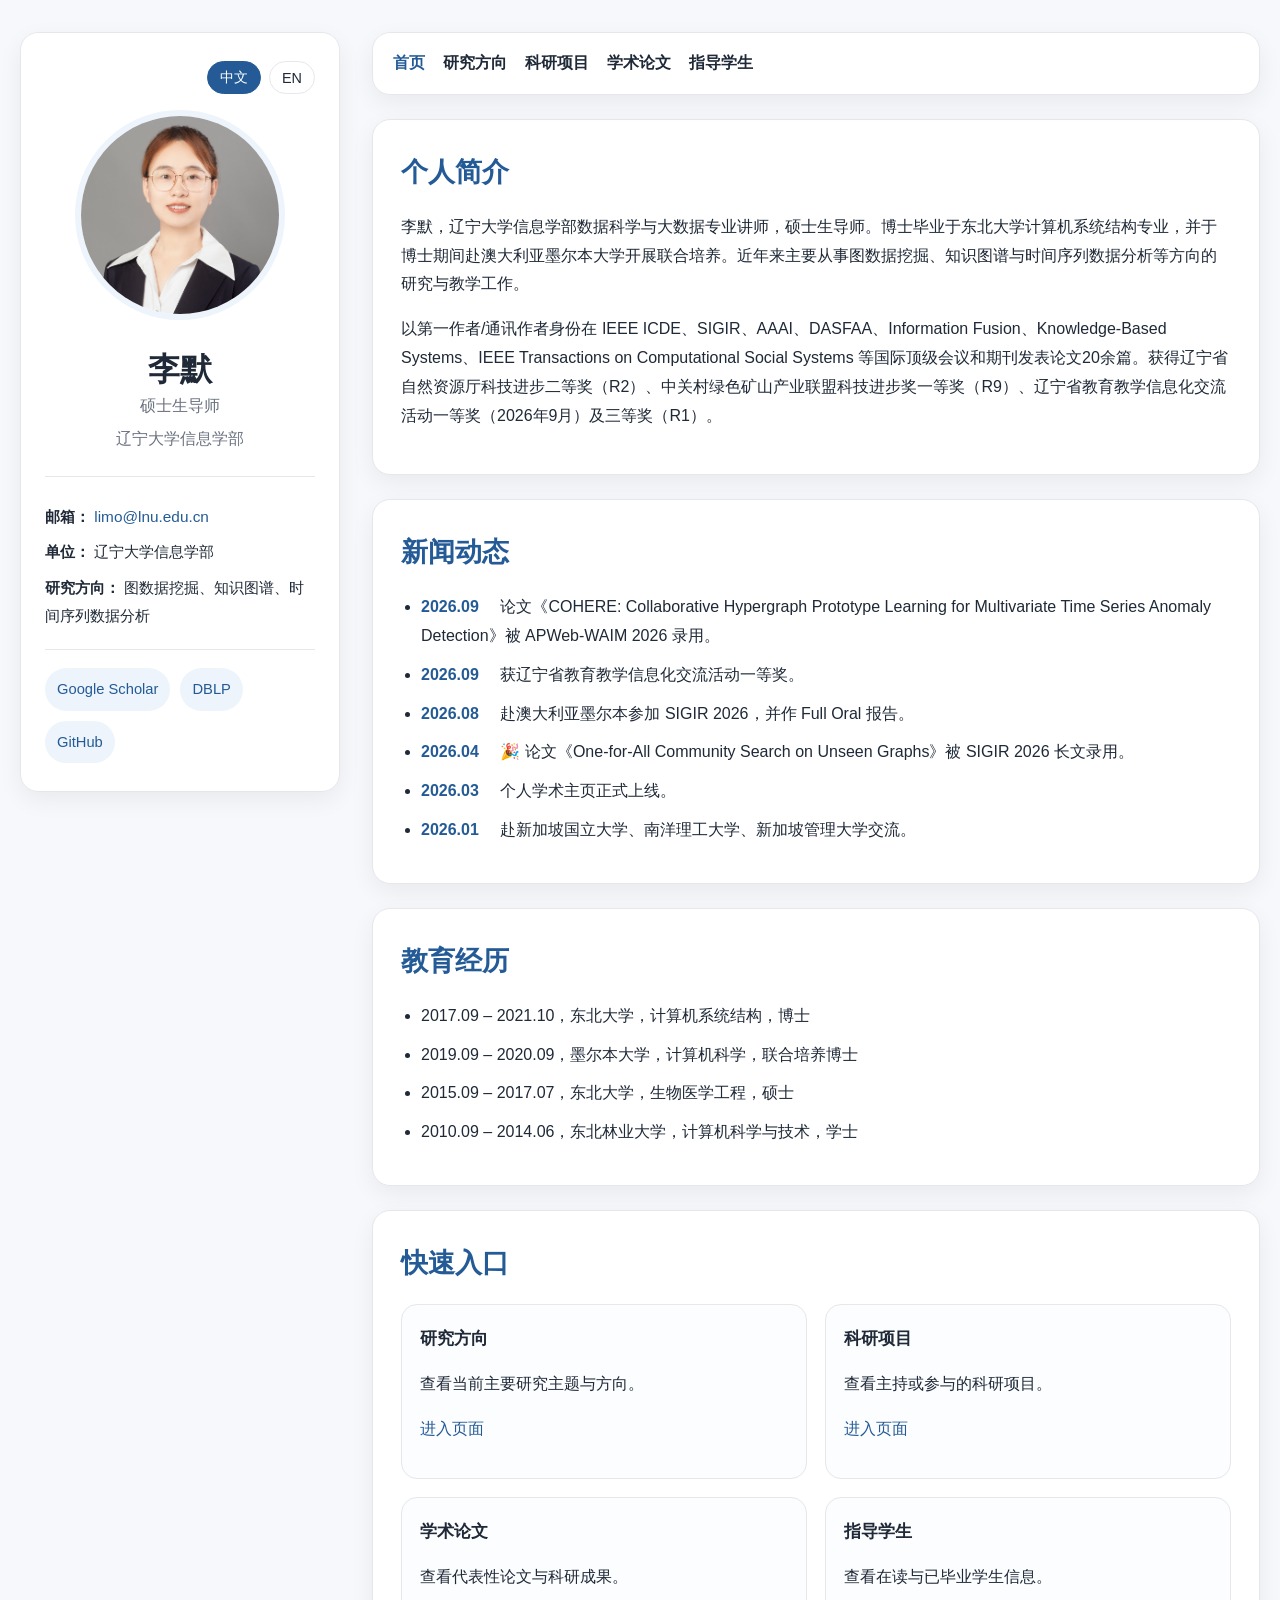
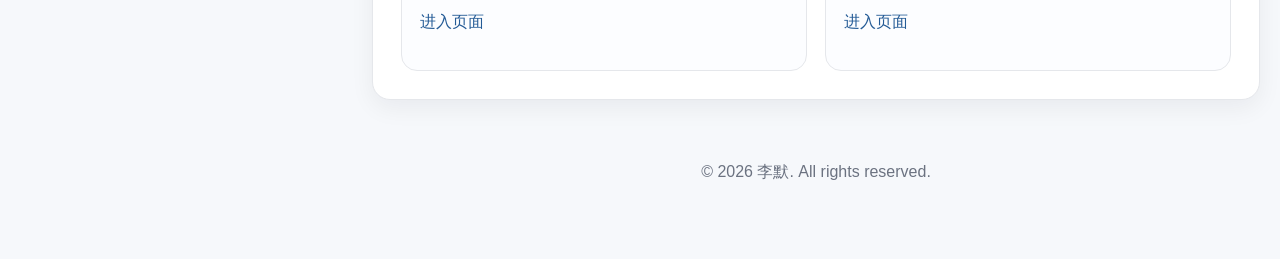
<file: index.html>
<!DOCTYPE html>
<html lang="zh-CN">
<head>
  <meta charset="UTF-8" />
  <meta name="viewport" content="width=device-width, initial-scale=1.0" />
  <title>李默 | 首页</title>
  <meta name="description" content="李默个人学术主页" />
  <link rel="stylesheet" href="style.css" />
</head>
<body>
  <div class="page">
    <aside class="sidebar">
      <div class="profile-card">
        <div class="lang-switch">
          <button id="btn-zh" class="lang-btn active">中文</button>
          <button id="btn-en" class="lang-btn">EN</button>
        </div>

        <div class="avatar-wrap">
          <img
            src="photo.jpg"
            alt="Mo Li"
            class="avatar"
            onerror="this.src='https://via.placeholder.com/220x220.png?text=Photo';"
          />
        </div>

        <h1 class="name" data-zh="李默" data-en="Mo Li">李默</h1>
        <p class="title" data-zh="硕士生导师" data-en="Lecturer">硕士生导师</p>
        <p
          class="affiliation"
          data-zh="辽宁大学信息学部"
          data-en="School of Information, Liaoning University"
        >
          辽宁大学信息学部
        </p>

        <div class="info-list">
          <p>
            <strong data-zh="邮箱：" data-en="Email:">邮箱：</strong>
            <a href="mailto:limo@lnu.edu.cn">limo@lnu.edu.cn</a>
          </p>
          <p>
            <strong data-zh="单位：" data-en="Affiliation:">单位：</strong>
            <span
              data-zh="辽宁大学信息学部"
              data-en="School of Information, Liaoning University"
            >
              辽宁大学信息学部
            </span>
          </p>
          <p>
            <strong data-zh="研究方向：" data-en="Research Areas:">研究方向：</strong>
            <span
              data-zh="图数据挖掘、知识图谱、时间序列数据分析"
              data-en="Graph Data Mining, Knowledge Graphs, and Time Series Data Analytics"
            >
              图数据挖掘、知识图谱、时间序列数据分析
            </span>
          </p>
        </div>

        <div class="social-links">
          <a
            href="https://scholar.google.com.hk/citations?user=UEooAxEAAAAJ&hl=zh-CN"
            target="_blank"
            rel="noopener noreferrer"
          >
            Google Scholar
          </a>
          <a
            href="https://dblp.org/pid/87/4982-4.html"
            target="_blank"
            rel="noopener noreferrer"
          >
            DBLP
          </a>
          <a
            href="https://github.com/moli-lnu"
            target="_blank"
            rel="noopener noreferrer"
          >
            GitHub
          </a>
        </div>
      </div>
    </aside>

    <main class="main-content">
      <header class="topbar">
        <nav class="nav">
          <a href="index.html" class="active" data-zh="首页" data-en="Home">首页</a>
          <a href="research.html" data-zh="研究方向" data-en="Research">研究方向</a>
          <a href="projects.html" data-zh="科研项目" data-en="Projects">科研项目</a>
          <a href="publications.html" data-zh="学术论文" data-en="Publications">学术论文</a>
          <a href="students.html" data-zh="指导学生" data-en="Students">指导学生</a>
        </nav>
      </header>

      <section class="section">
        <h2 data-zh="个人简介" data-en="Biography">个人简介</h2>

        <p
          data-zh="李默，辽宁大学信息学部数据科学与大数据专业讲师，硕士生导师。博士毕业于东北大学计算机系统结构专业，并于博士期间赴澳大利亚墨尔本大学开展联合培养。近年来主要从事图数据挖掘、知识图谱与时间序列数据分析等方向的研究与教学工作。"
          data-en="Mo Li is a Lecturer in the Data Science and Big Data program at the School of Information, Liaoning University. She received her Ph.D. in Computer System Architecture from Northeastern University and conducted joint Ph.D. training at the University of Melbourne, Australia. In recent years, her research and teaching have focused on graph data mining, knowledge graphs, and time series data analytics."
        >
          李默，辽宁大学信息学部数据科学与大数据专业讲师，硕士生导师。博士毕业于东北大学计算机系统结构专业，并于博士期间赴澳大利亚墨尔本大学开展联合培养。近年来主要从事图数据挖掘、知识图谱与时间序列数据分析等方向的研究与教学工作。
        </p>

        <p
          data-zh="以第一作者/通讯作者身份在 IEEE ICDE、SIGIR、AAAI、DASFAA、Information Fusion、Knowledge-Based Systems、IEEE Transactions on Computational Social Systems 等国际顶级会议和期刊发表论文20余篇。获得辽宁省自然资源厅科技进步二等奖（R2）、中关村绿色矿山产业联盟科技进步奖一等奖（R9）、辽宁省教育教学信息化交流活动一等奖（2026年9月）及三等奖（R1）。"
          data-en="As the first author or corresponding author, she has published more than 20 papers in top-tier international conferences and journals, including IEEE ICDE, SIGIR, AAAI, DASFAA, Information Fusion, Knowledge-Based Systems, and IEEE Transactions on Computational Social Systems. She has received the Second Prize of the Science and Technology Progress Award from the Department of Natural Resources of Liaoning Province (R2), the First Prize of the Science and Technology Progress Award from the Zhongguancun Green Mine Industry Alliance (R9), and both the First Prize (September 2026) and the Third Prize (R1) in the Liaoning Province Educational Informatization Exchange Activity."
        >
          以第一作者/通讯作者身份在 IEEE ICDE、SIGIR、AAAI、DASFAA、Information Fusion、Knowledge-Based Systems、IEEE Transactions on Computational Social Systems 等国际顶级会议和期刊发表论文20余篇。获得辽宁省自然资源厅科技进步二等奖（R2）、中关村绿色矿山产业联盟科技进步奖一等奖（R9）、辽宁省教育教学信息化交流活动一等奖（2026年9月）及三等奖（R1）。
        </p>
      </section>

      <section class="section">
        <h2 data-zh="新闻动态" data-en="News">新闻动态</h2>
        <ul class="timeline">
          <li>
          <span class="date">2026.09</span>
          <span
            data-zh="论文《COHERE: Collaborative Hypergraph Prototype Learning for Multivariate Time Series Anomaly Detection》被 APWeb-WAIM 2026 录用。"
            data-en="Our paper 'COHERE: Collaborative Hypergraph Prototype Learning for Multivariate Time Series Anomaly Detection' was accepted at APWeb-WAIM 2026."
          >
            论文《COHERE: Collaborative Hypergraph Prototype Learning for Multivariate Time Series Anomaly Detection》被 APWeb-WAIM 2026 录用。
          </span>
        </li>
        <li>
          <span class="date">2026.09</span>
          <span
            data-zh="获辽宁省教育教学信息化交流活动一等奖。"
            data-en="Received First Prize in the Liaoning Province Educational Informatization Exchange Activity."
          >
            获辽宁省教育教学信息化交流活动一等奖。
          </span>
        </li>
        <li>
          <span class="date">2026.08</span>
          <span
            data-zh="赴澳大利亚墨尔本参加 SIGIR 2026，并作 Full Oral 报告。"
            data-en="Attended SIGIR 2026 in Melbourne, Australia, and presented the paper as a Full Oral."
          >
            赴澳大利亚墨尔本参加 SIGIR 2026，并作 Full Oral 报告。
          </span>
        </li>
          <li>
              <span class="date">2026.04</span>
              <span
                data-zh="🎉 论文《One-for-All Community Search on Unseen Graphs》被 SIGIR 2026 长文录用。"
                data-en="🎉 Our paper 'One-for-All Community Search on Unseen Graphs' was accepted as a full paper at SIGIR 2026."
              >
                🎉 论文《One-for-All Community Search on Unseen Graphs》被 SIGIR 2026 长文录用。
              </span>
          </li>
          <li>
            <span class="date">2026.03</span>
            <span
              data-zh="个人学术主页正式上线。"
              data-en="Personal academic homepage launched."
            >
              个人学术主页正式上线。
            </span>
          </li>
          <li>
            <span class="date">2026.01</span>
            <span
              data-zh="赴新加坡国立大学、南洋理工大学、新加坡管理大学交流。"
              data-en="Study Abroad Program at the National University of Singapore, Nanyang Technological University, and Singapore Management University."
            >
              赴新加坡国立大学、南洋理工大学、新加坡管理大学交流。
            </span>
          </li>
        </ul>
      </section>

      <section class="section">
        <h2 data-zh="教育经历" data-en="Education">教育经历</h2>
        <ul class="plain-list">
          <li
            data-zh="2017.09 – 2021.10，东北大学，计算机系统结构，博士"
            data-en="Sep. 2017 – Oct. 2021, Ph.D. in Computer System Architecture, Northeastern University"
          >
            2017.09 – 2021.10，东北大学，计算机系统结构，博士
          </li>
          <li
            data-zh="2019.09 – 2020.09，墨尔本大学，计算机科学，联合培养博士"
            data-en="Sep. 2019 – Sep. 2020, Joint Ph.D. Training in Computer Science, The University of Melbourne"
          >
            2019.09 – 2020.09，墨尔本大学，计算机科学，联合培养博士
          </li>
          <li
            data-zh="2015.09 – 2017.07，东北大学，生物医学工程，硕士"
            data-en="Sep. 2015 – Jul. 2017, M.Sc. in Biomedical Engineering, Northeastern University"
          >
            2015.09 – 2017.07，东北大学，生物医学工程，硕士
          </li>
          <li
            data-zh="2010.09 – 2014.06，东北林业大学，计算机科学与技术，学士"
            data-en="Sep. 2010 – Jun. 2014, B.Sc. in Computer Science and Technology, Northeast Forestry University"
          >
            2010.09 – 2014.06，东北林业大学，计算机科学与技术，学士
          </li>
        </ul>
      </section>

      

      <section class="section">
        <h2 data-zh="快速入口" data-en="Quick Links">快速入口</h2>
        <div class="card-grid">
          <div class="card">
            <h3 data-zh="研究方向" data-en="Research">研究方向</h3>
            <p
              data-zh="查看当前主要研究主题与方向。"
              data-en="View current major research themes and interests."
            >
              查看当前主要研究主题与方向。
            </p>
            <p><a href="research.html" data-zh="进入页面" data-en="Open page">进入页面</a></p>
          </div>

          <div class="card">
            <h3 data-zh="科研项目" data-en="Projects">科研项目</h3>
            <p
              data-zh="查看主持或参与的科研项目。"
              data-en="View funded and collaborative research projects."
            >
              查看主持或参与的科研项目。
            </p>
            <p><a href="projects.html" data-zh="进入页面" data-en="Open page">进入页面</a></p>
          </div>

          <div class="card">
            <h3 data-zh="学术论文" data-en="Publications">学术论文</h3>
            <p
              data-zh="查看代表性论文与科研成果。"
              data-en="View selected publications and research outputs."
            >
              查看代表性论文与科研成果。
            </p>
            <p><a href="publications.html" data-zh="进入页面" data-en="Open page">进入页面</a></p>
          </div>

          <div class="card">
            <h3 data-zh="指导学生" data-en="Students">指导学生</h3>
            <p
              data-zh="查看在读与已毕业学生信息。"
              data-en="View current students and alumni."
            >
              查看在读与已毕业学生信息。
            </p>
            <p><a href="students.html" data-zh="进入页面" data-en="Open page">进入页面</a></p>
          </div>
        </div>
      </section>

      <footer class="footer">
        <p
          data-zh="© 2026 李默. All rights reserved."
          data-en="© 2026 Mo Li. All rights reserved."
        >
          © 2026 李默. All rights reserved.
        </p>
      </footer>
    </main>
  </div>

  <script src="script.js"></script>
</body>
</html>
</file>
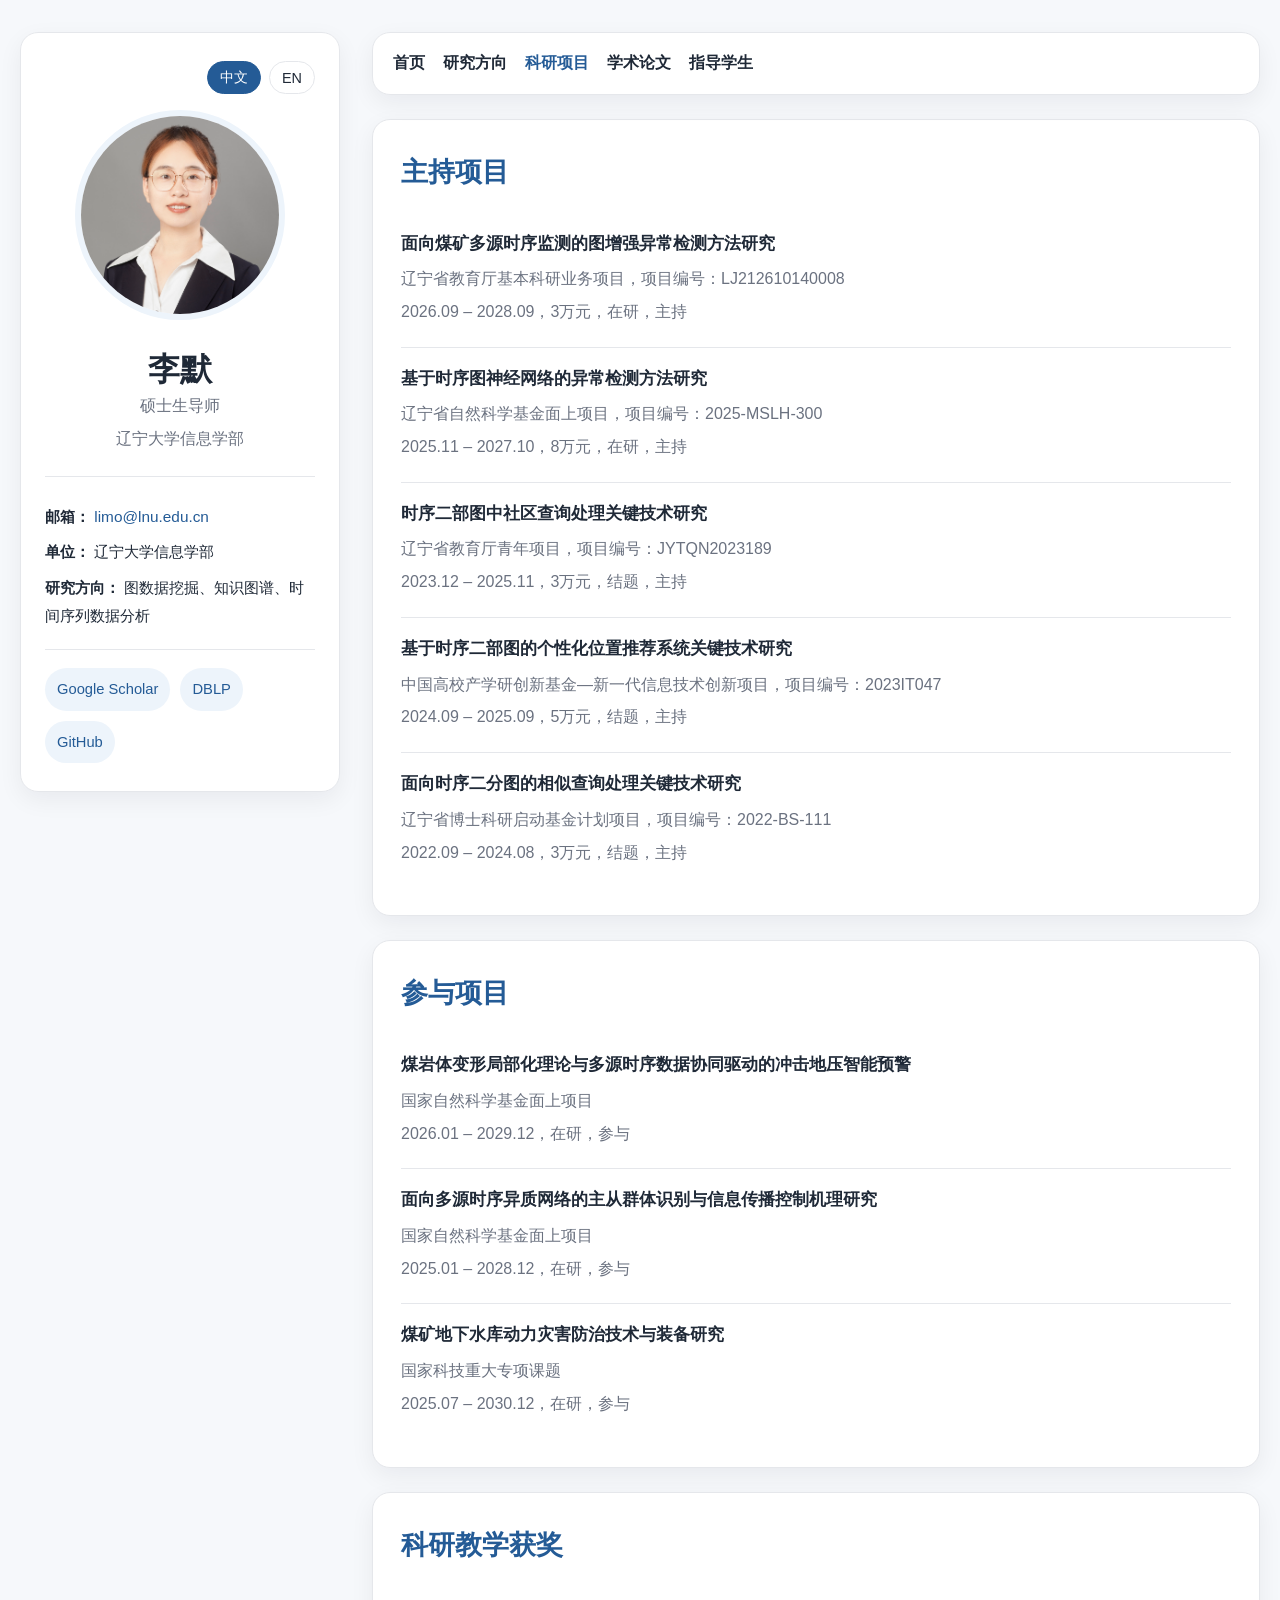
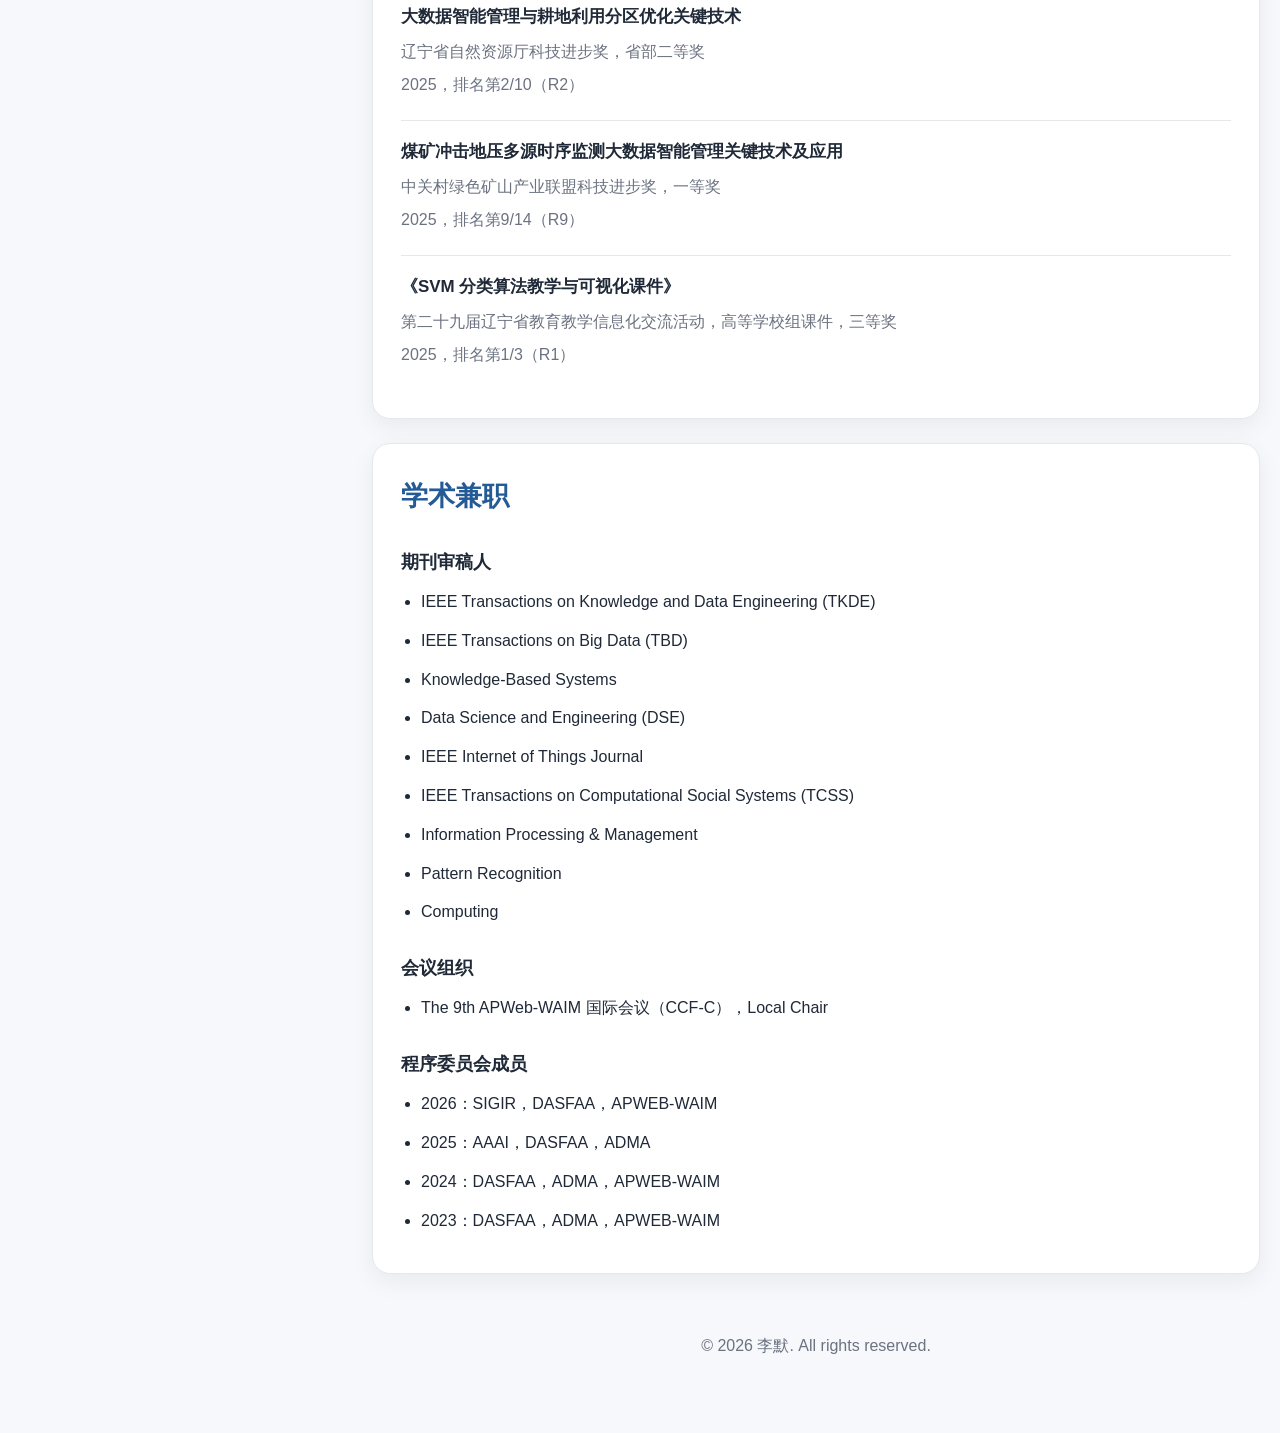
<file: projects.html>
<!DOCTYPE html>
<html lang="zh-CN">
<head>
  <meta charset="UTF-8" />
  <meta name="viewport" content="width=device-width, initial-scale=1.0" />
  <title>李默 | 科研项目与获奖</title>
  <meta name="description" content="李默科研项目与获奖" />
  <link rel="stylesheet" href="style.css" />
</head>
<body>
  <div class="page">
    <aside class="sidebar">
      <div class="profile-card">
        <div class="lang-switch">
          <button id="btn-zh" class="lang-btn active">中文</button>
          <button id="btn-en" class="lang-btn">EN</button>
        </div>

        <div class="avatar-wrap">
          <img
            src="photo.jpg"
            alt="Mo Li"
            class="avatar"
            onerror="this.src='https://via.placeholder.com/220x220.png?text=Photo';"
          />
        </div>

        <h1 class="name" data-zh="李默" data-en="Mo Li">李默</h1>
        <p class="title" data-zh="硕士生导师" data-en="Lecturer">硕士生导师</p>
        <p
          class="affiliation"
          data-zh="辽宁大学信息学部"
          data-en="Data Science and Big Data Program, School of Information, Liaoning University"
        >
          辽宁大学信息学部
        </p>

        <div class="info-list">
          <p>
            <strong data-zh="邮箱：" data-en="Email:">邮箱：</strong>
            <a href="mailto:limo@lnu.edu.cn">limo@lnu.edu.cn</a>
          </p>
          <p>
            <strong data-zh="单位：" data-en="Affiliation:">单位：</strong>
            <span
              data-zh="辽宁大学信息学部"
              data-en="School of Information, Liaoning University"
            >
              辽宁大学信息学部
            </span>
          </p>
          <p>
            <strong data-zh="研究方向：" data-en="Research Areas:">研究方向：</strong>
            <span
              data-zh="图数据挖掘、知识图谱、时间序列数据分析"
              data-en="Graph Data Mining, Knowledge Graphs, and Time Series Data Analytics"
            >
              图数据挖掘、知识图谱、时间序列数据分析
            </span>
          </p>
        </div>

        <div class="social-links">
          <a
            href="https://scholar.google.com.hk/citations?user=UEooAxEAAAAJ&hl=zh-CN"
            target="_blank"
            rel="noopener noreferrer"
          >
            Google Scholar
          </a>
          <a
            href="https://dblp.org/pid/87/4982-4.html"
            target="_blank"
            rel="noopener noreferrer"
          >
            DBLP
          </a>
          <a
            href="https://github.com/moli-lnu"
            target="_blank"
            rel="noopener noreferrer"
          >
            GitHub
          </a>
        </div>
      </div>
    </aside>

    <main class="main-content">
      <header class="topbar">
        <nav class="nav">
          <a href="index.html" data-zh="首页" data-en="Home">首页</a>
          <a href="research.html" data-zh="研究方向" data-en="Research">研究方向</a>
          <a href="projects.html" class="active" data-zh="科研项目" data-en="Projects">科研项目</a>
          <a href="publications.html" data-zh="学术论文" data-en="Publications">学术论文</a>
          <a href="students.html" data-zh="指导学生" data-en="Students">指导学生</a>
        </nav>
      </header>

      <section class="section">
        <h2 data-zh="主持项目" data-en="Principal Investigator Projects">主持项目</h2>
        <div class="pub-item">
          <p
            class="pub-title"
            data-zh="面向煤矿多源时序监测的图增强异常检测方法研究"
            data-en="Research on Graph-Enhanced Anomaly Detection for Multi-Source Time-Series Monitoring in Coal Mines"
          >
            面向煤矿多源时序监测的图增强异常检测方法研究
          </p>
          <p
            class="pub-authors"
            data-zh="辽宁省教育厅基本科研业务项目，项目编号：LJ212610140008"
            data-en="Fundamental Research Funds for Public Universities in Liaoning, Grant No. LJ212610140008"
          >
            辽宁省教育厅基本科研业务项目，项目编号：LJ212610140008
          </p>
          <p
            class="pub-venue"
            data-zh="2026.09 – 2028.09，3万元，在研，主持"
            data-en="Sep. 2026 – Sep. 2028, CNY 30,000, Ongoing, Principal Investigator"
          >
            2026.09 – 2028.09，3万元，在研，主持
          </p>
        </div>
        <div class="pub-item">
          <p
            class="pub-title"
            data-zh="基于时序图神经网络的异常检测方法研究"
            data-en="Research on Anomaly Detection Methods Based on Temporal Graph Neural Networks"
          >
            基于时序图神经网络的异常检测方法研究
          </p>
          <p
            class="pub-authors"
            data-zh="辽宁省自然科学基金面上项目，项目编号：2025-MSLH-300"
            data-en="Liaoning Provincial Natural Science Foundation General Program, Grant No. 2025-MSLH-300"
          >
            辽宁省自然科学基金面上项目，项目编号：2025-MSLH-300
          </p>
          <p
            class="pub-venue"
            data-zh="2025.11 – 2027.10，8万元，在研，主持"
            data-en="Nov. 2025 – Oct. 2027, CNY 80,000, Ongoing, Principal Investigator"
          >
            2025.11 – 2027.10，8万元，在研，主持
          </p>
        </div>

        <div class="pub-item">
          <p
            class="pub-title"
            data-zh="时序二部图中社区查询处理关键技术研究"
            data-en="Key Technologies for Community Search in Temporal Bipartite Graphs"
          >
            时序二部图中社区查询处理关键技术研究
          </p>
          <p
            class="pub-authors"
            data-zh="辽宁省教育厅青年项目，项目编号：JYTQN2023189"
            data-en="Youth Project of Liaoning Provincial Department of Education, Grant No. JYTQN2023189"
          >
            辽宁省教育厅青年项目，项目编号：JYTQN2023189
          </p>
          <p
            class="pub-venue"
            data-zh="2023.12 – 2025.11，3万元，结题，主持"
            data-en="Dec. 2023 – Nov. 2025, CNY 30,000, Completed, Principal Investigator"
          >
            2023.12 – 2025.11，3万元，结题，主持
          </p>
        </div>

        <div class="pub-item">
          <p
            class="pub-title"
            data-zh="基于时序二部图的个性化位置推荐系统关键技术研究"
            data-en="Key Technologies for Personalized POI Recommendation Based on Temporal Bipartite Graphs"
          >
            基于时序二部图的个性化位置推荐系统关键技术研究
          </p>
          <p
            class="pub-authors"
            data-zh="中国高校产学研创新基金—新一代信息技术创新项目，项目编号：2023IT047"
            data-en="China University Industry-University-Research Innovation Fund – New-Generation Information Technology Innovation Project, Grant No. 2023IT047"
          >
            中国高校产学研创新基金—新一代信息技术创新项目，项目编号：2023IT047
          </p>
          <p
            class="pub-venue"
            data-zh="2024.09 – 2025.09，5万元，结题，主持"
            data-en="Sep. 2024 – Sep. 2025, CNY 50,000, Completed, Principal Investigator"
          >
            2024.09 – 2025.09，5万元，结题，主持
          </p>
        </div>

        <div class="pub-item">
          <p
            class="pub-title"
            data-zh="面向时序二分图的相似查询处理关键技术研究"
            data-en="Key Technologies for Similarity Query Processing over Temporal Bipartite Graphs"
          >
            面向时序二分图的相似查询处理关键技术研究
          </p>
          <p
            class="pub-authors"
            data-zh="辽宁省博士科研启动基金计划项目，项目编号：2022-BS-111"
            data-en="Liaoning Provincial Doctoral Research Start-up Fund Project, Grant No. 2022-BS-111"
          >
            辽宁省博士科研启动基金计划项目，项目编号：2022-BS-111
          </p>
          <p
            class="pub-venue"
            data-zh="2022.09 – 2024.08，3万元，结题，主持"
            data-en="Sep. 2022 – Aug. 2024, CNY 30,000, Completed, Principal Investigator"
          >
            2022.09 – 2024.08，3万元，结题，主持
          </p>
        </div>
      </section>

      <section class="section">
        <h2 data-zh="参与项目" data-en="Participating Projects">参与项目</h2>
        <div class="pub-item">
          <p
            class="pub-title"
            data-zh="煤岩体变形局部化理论与多源时序数据协同驱动的冲击地压智能预警"
            data-en="Intelligent Early Warning of Rock Burst Driven by Deformation Localization Theory and Multi-source Temporal Data"
          >
            煤岩体变形局部化理论与多源时序数据协同驱动的冲击地压智能预警
          </p>
          <p
            class="pub-authors"
            data-zh="国家自然科学基金面上项目"
            data-en="NSFC General Program"
          >
            国家自然科学基金面上项目
          </p>
          <p
            class="pub-venue"
            data-zh="2026.01 – 2029.12，在研，参与"
            data-en="Jan. 2026 – Dec. 2029, Ongoing, Participant"
          >
            2026.01 – 2029.12，在研，参与
          </p>
        </div>

        <div class="pub-item">
          <p
            class="pub-title"
            data-zh="面向多源时序异质网络的主从群体识别与信息传播控制机理研究"
            data-en="Leader-Follower Group Identification and Information Diffusion Control in Multi-source Temporal Heterogeneous Networks"
          >
            面向多源时序异质网络的主从群体识别与信息传播控制机理研究
          </p>
          <p
            class="pub-authors"
            data-zh="国家自然科学基金面上项目"
            data-en="NSFC General Program"
          >
            国家自然科学基金面上项目
          </p>
          <p
            class="pub-venue"
            data-zh="2025.01 – 2028.12，在研，参与"
            data-en="Jan. 2025 – Dec. 2028, Ongoing, Participant"
          >
            2025.01 – 2028.12，在研，参与
          </p>
        </div>

        <div class="pub-item">
          <p
            class="pub-title"
            data-zh="煤矿地下水库动力灾害防治技术与装备研究"
            data-en="Technology and Equipment for Dynamic Disaster Prevention in Underground Coal Mine Reservoirs"
          >
            煤矿地下水库动力灾害防治技术与装备研究
          </p>
          <p
            class="pub-authors"
            data-zh="国家科技重大专项课题"
            data-en="National Major Science and Technology Special Project"
          >
            国家科技重大专项课题
          </p>
          <p
            class="pub-venue"
            data-zh="2025.07 – 2030.12，在研，参与"
            data-en="Jul. 2025 – Dec. 2030, Ongoing, Participant"
          >
            2025.07 – 2030.12，在研，参与
          </p>
        </div>
      </section>

      <section class="section">
        <h2 data-zh="科研教学获奖" data-en="Research and Teaching Awards">科研教学获奖</h2>

        <div class="pub-item">
          <p
            class="pub-title"
            data-zh="大数据智能管理与耕地利用分区优化关键技术"
            data-en="Key Technologies of Big Data Intelligent Management and Cultivated Land Utilization Zoning Optimization"
          >
            大数据智能管理与耕地利用分区优化关键技术
          </p>
          <p
            class="pub-authors"
            data-zh="辽宁省自然资源厅科技进步奖，省部二等奖"
            data-en="Science and Technology Progress Award of the Department of Natural Resources of Liaoning Province, Second Prize"
          >
            辽宁省自然资源厅科技进步奖，省部二等奖
          </p>
          <p
            class="pub-venue"
            data-zh="2025，排名第2/10（R2）"
            data-en="2025, Ranked 2/10 (R2)"
          >
            2025，排名第2/10（R2）
          </p>
        </div>

        <div class="pub-item">
          <p
            class="pub-title"
            data-zh="煤矿冲击地压多源时序监测大数据智能管理关键技术及应用"
            data-en="Key Technologies and Applications of Intelligent Management of Multi-source Temporal Monitoring Big Data for Coal Mine Rock Burst"
          >
            煤矿冲击地压多源时序监测大数据智能管理关键技术及应用
          </p>
          <p
            class="pub-authors"
            data-zh="中关村绿色矿山产业联盟科技进步奖，一等奖"
            data-en="Science and Technology Progress Award of Zhongguancun Green Mine Industry Alliance, First Prize"
          >
            中关村绿色矿山产业联盟科技进步奖，一等奖
          </p>
          <p
            class="pub-venue"
            data-zh="2025，排名第9/14（R9）"
            data-en="2025, Ranked 9/14 (R9)"
          >
            2025，排名第9/14（R9）
          </p>
        </div>

        <div class="pub-item">
          <p
            class="pub-title"
            data-zh="《SVM 分类算法教学与可视化课件》"
            data-en="SVM Classification Algorithm Teaching and Visualization Courseware"
          >
            《SVM 分类算法教学与可视化课件》
          </p>
          <p
            class="pub-authors"
            data-zh="第二十九届辽宁省教育教学信息化交流活动，高等学校组课件，三等奖"
            data-en="The 29th Liaoning Educational Informatization Exchange Activity, Higher Education Courseware Category, Third Prize"
          >
            第二十九届辽宁省教育教学信息化交流活动，高等学校组课件，三等奖
          </p>
          <p
            class="pub-venue"
            data-zh="2025，排名第1/3（R1）"
            data-en="2025, Ranked 1/3 (R1)"
          >
            2025，排名第1/3（R1）
          </p>
        </div>
      </section>

      <section class="section">
        <h2 data-zh="学术兼职" data-en="Academic Service">学术兼职</h2>

        <!-- 期刊审稿 -->
        <h3 data-zh="期刊审稿人" data-en="Journal Reviewer">期刊审稿人</h3>
          <ul class="plain-list">
              <li
                data-zh="IEEE Transactions on Knowledge and Data Engineering (TKDE)"
                data-en="IEEE Transactions on Knowledge and Data Engineering (TKDE)"
              >
                IEEE Transactions on Knowledge and Data Engineering (TKDE)
              </li>
              <li>IEEE Transactions on Big Data (TBD)</li>
              <li>Knowledge-Based Systems</li>
              <li>Data Science and Engineering (DSE)</li>
              <li>IEEE Internet of Things Journal</li>
              <li>IEEE Transactions on Computational Social Systems (TCSS)</li>
              <li>Information Processing & Management</li>
              <li>Pattern Recognition</li>
              <li>Computing</li>
          </ul>

      <!-- 会议组织 -->
      <h3 data-zh="会议组织" data-en="Conference Organization">会议组织</h3>
          <ul class="plain-list">
            <li
              data-zh="The 9th APWeb-WAIM 国际会议（CCF-C），Local Chair"
              data-en="The 9th APWeb-WAIM Joint International Conference on Web and Big Data, Local Chair"
            >
              The 9th APWeb-WAIM Joint International Conference on Web and Big Data, Local Chair
            </li>
          </ul>

      <!-- 程序委员会 -->
        <h3 data-zh="程序委员会成员" data-en="Program Committee Member">程序委员会成员</h3>
          <ul class="plain-list">
            <li data-zh="2026：SIGIR，DASFAA，APWEB-WAIM" data-en="2026: SIGIR, DASFAA, APWEB-WAIM">
              2026：SIGIR，DASFAA，APWEB-WAIM
            </li>
            <li data-zh="2025：AAAI，DASFAA，ADMA" data-en="2025: AAAI, DASFAA, ADMA">
              2025：AAAI，DASFAA，ADMA
            </li>
            <li data-zh="2024：DASFAA，ADMA，APWEB-WAIM" data-en="2024: DASFAA, ADMA, APWEB-WAIM">
              2024：DASFAA，ADMA，APWEB-WAIM
            </li>
            <li data-zh="2023：DASFAA，ADMA，APWEB-WAIM" data-en="2023: DASFAA, ADMA, APWEB-WAIM">
              2023：DASFAA，ADMA，APWEB-WAIM
            </li>
        </ul>
    </section>

      <footer class="footer">
        <p
          data-zh="© 2026 李默. All rights reserved."
          data-en="© 2026 Mo Li. All rights reserved."
        >
          © 2026 李默. All rights reserved.
        </p>
      </footer>
    </main>
  </div>

  <script src="script.js"></script>
</body>
</html>
</file>
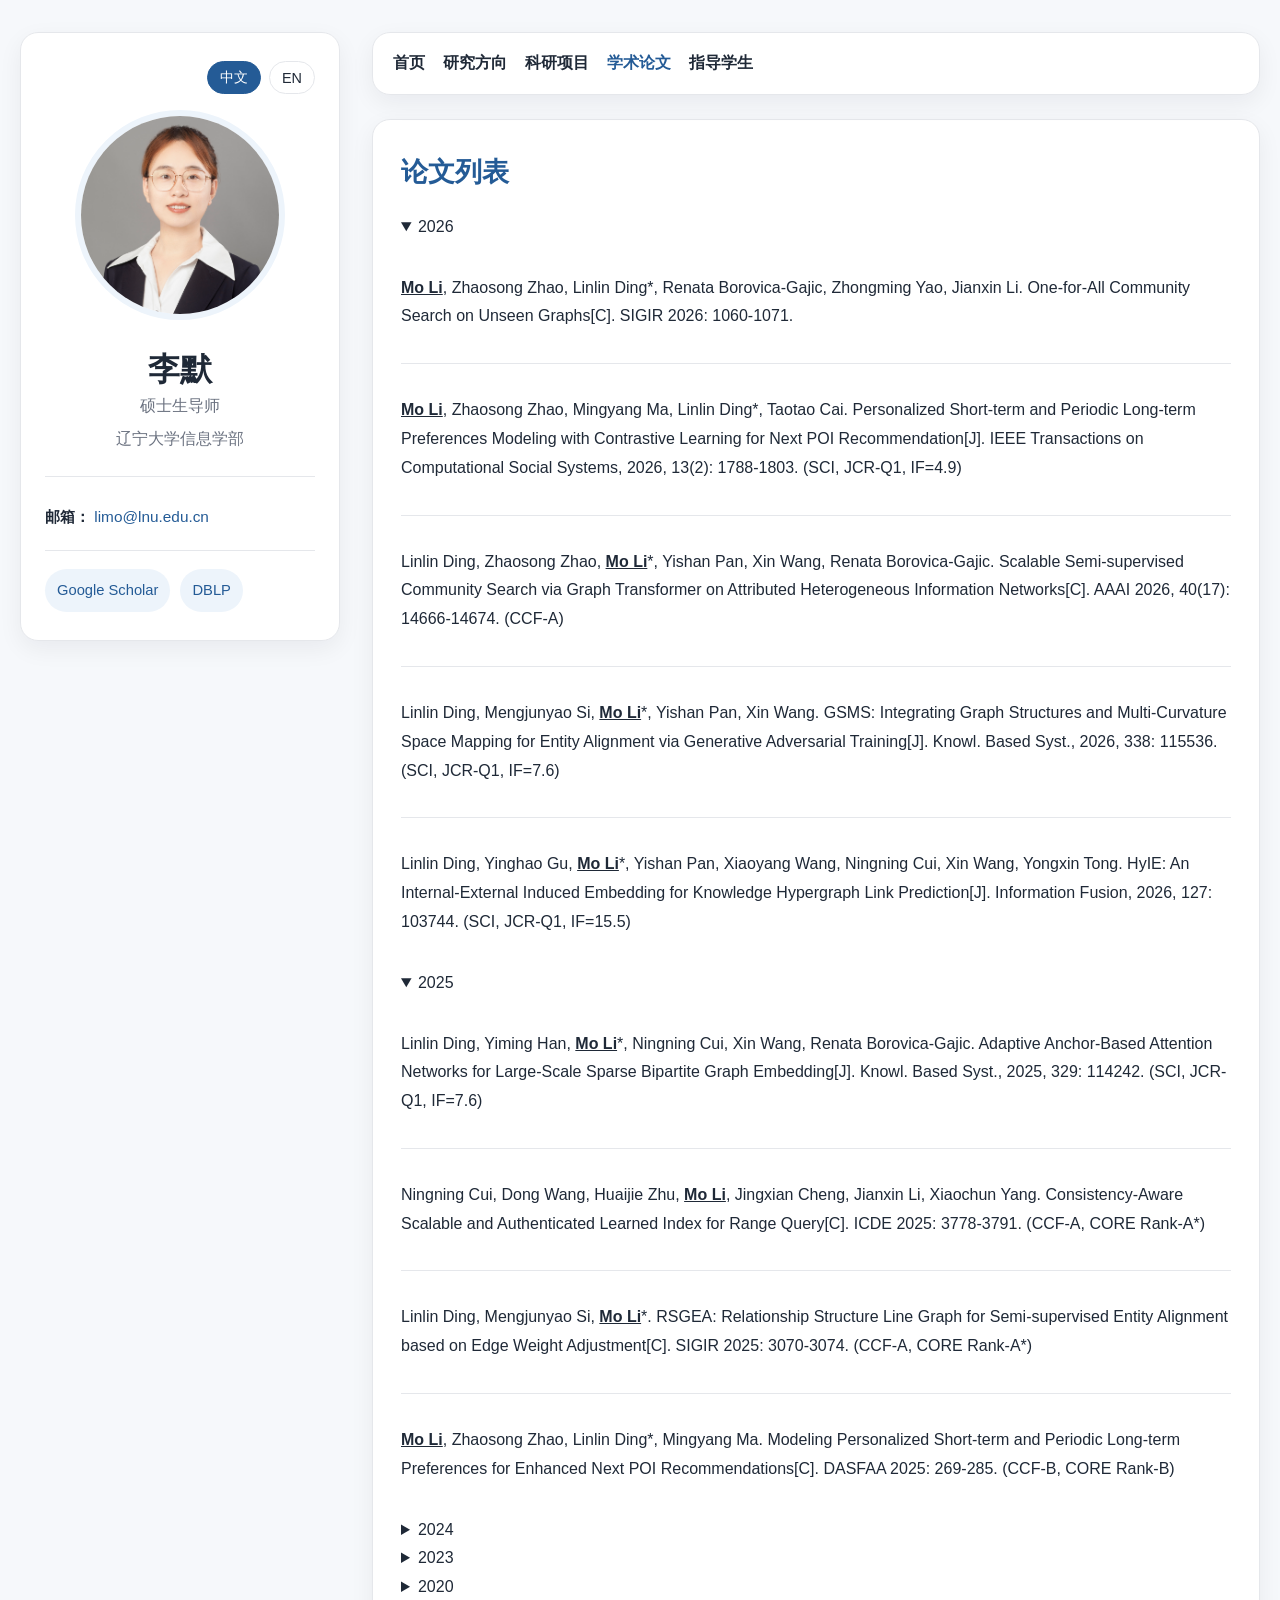
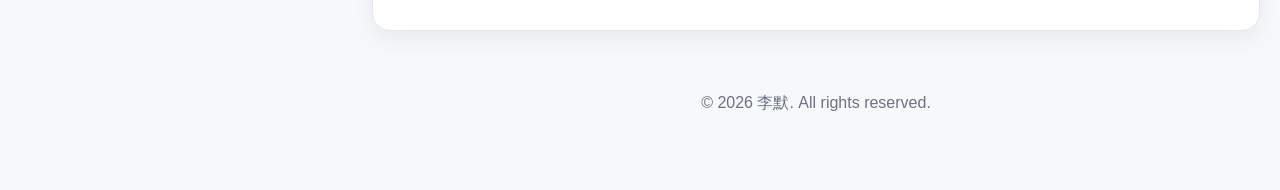
<file: publications.html>
<!DOCTYPE html>
<html lang="zh-CN">
<head>
  <meta charset="UTF-8" />
  <meta name="viewport" content="width=device-width, initial-scale=1.0"/>
  <title>李默 | 学术论文</title>
  <meta name="description" content="李默学术论文列表" />
  <link rel="stylesheet" href="style.css"/>
</head>

<body>
<div class="page">

  <aside class="sidebar">
    <div class="profile-card">
      <div class="lang-switch">
        <button id="btn-zh" class="lang-btn active">中文</button>
        <button id="btn-en" class="lang-btn">EN</button>
      </div>

      <div class="avatar-wrap">
        <img
          src="photo.jpg"
          class="avatar"
          alt="Mo Li"
          onerror="this.src='https://via.placeholder.com/220x220.png?text=Photo';"
        />
      </div>

      <h1 class="name" data-zh="李默" data-en="Mo Li">李默</h1>
      <p class="title" data-zh="硕士生导师" data-en="Lecturer">硕士生导师</p>
      <p
        class="affiliation"
        data-zh="辽宁大学信息学部"
        data-en="School of Information, Liaoning University"
      >
        辽宁大学信息学部
      </p>

      <div class="info-list">
        <p>
          <strong data-zh="邮箱：" data-en="Email:">邮箱：</strong>
          <a href="mailto:limo@lnu.edu.cn">limo@lnu.edu.cn</a>
        </p>
      </div>

      <div class="social-links">
        <a href="https://scholar.google.com.hk/citations?user=UEooAxEAAAAJ&hl=zh-CN" target="_blank" rel="noopener noreferrer">Google Scholar</a>
        <a href="https://dblp.org/pid/87/4982-4.html" target="_blank" rel="noopener noreferrer">DBLP</a>
      </div>
    </div>
  </aside>

  <main class="main-content">

    <header class="topbar">
      <nav class="nav">
        <a href="index.html" data-zh="首页" data-en="Home">首页</a>
        <a href="research.html" data-zh="研究方向" data-en="Research">研究方向</a>
        <a href="projects.html" data-zh="科研项目" data-en="Projects">科研项目</a>
        <a href="publications.html" class="active" data-zh="学术论文" data-en="Publications">学术论文</a>
        <a href="students.html" data-zh="指导学生" data-en="Students">指导学生</a>
      </nav>
    </header>

    <section class="section">
      <h2 data-zh="论文列表" data-en="Publications">论文列表</h2>

      <details class="year-block" open>
        <summary>2026</summary>

        <div class="pub-item">
          <p class="pub-citation"><strong><u>Mo Li</u></strong>, Zhaosong Zhao, Linlin Ding*, Renata Borovica-Gajic, Zhongming Yao, Jianxin Li. One-for-All Community Search on Unseen Graphs[C]. SIGIR 2026: 1060-1071.</p>
        </div>
        <div class="pub-item">
          <p class="pub-citation"><strong><u>Mo Li</u></strong>, Zhaosong Zhao, Mingyang Ma, Linlin Ding*, Taotao Cai. Personalized Short-term and Periodic Long-term Preferences Modeling with Contrastive Learning for Next POI Recommendation[J]. IEEE Transactions on Computational Social Systems, 2026, 13(2): 1788-1803. (SCI, JCR-Q1, IF=4.9)</p>
        </div>
        <div class="pub-item">
          <p class="pub-citation">Linlin Ding, Zhaosong Zhao, <strong><u>Mo Li</u></strong>*, Yishan Pan, Xin Wang, Renata Borovica-Gajic. Scalable Semi-supervised Community Search via Graph Transformer on Attributed Heterogeneous Information Networks[C]. AAAI 2026, 40(17): 14666-14674. (CCF-A)</p>
        </div>

        <div class="pub-item">
          <p class="pub-citation">Linlin Ding, Mengjunyao Si, <strong><u>Mo Li</u></strong>*, Yishan Pan, Xin Wang. GSMS: Integrating Graph Structures and Multi-Curvature Space Mapping for Entity Alignment via Generative Adversarial Training[J]. Knowl. Based Syst., 2026, 338: 115536. (SCI, JCR-Q1, IF=7.6)</p>
        </div>

        <div class="pub-item">
          <p class="pub-citation">Linlin Ding, Yinghao Gu, <strong><u>Mo Li</u></strong>*, Yishan Pan, Xiaoyang Wang, Ningning Cui, Xin Wang, Yongxin Tong. HyIE: An Internal-External Induced Embedding for Knowledge Hypergraph Link Prediction[J]. Information Fusion, 2026, 127: 103744. (SCI, JCR-Q1, IF=15.5)</p>
        </div>
      </details>

      <details class="year-block" open>
        <summary>2025</summary>

        <div class="pub-item">
          <p class="pub-citation">Linlin Ding, Yiming Han, <strong><u>Mo Li</u></strong>*, Ningning Cui, Xin Wang, Renata Borovica-Gajic. Adaptive Anchor-Based Attention Networks for Large-Scale Sparse Bipartite Graph Embedding[J]. Knowl. Based Syst., 2025, 329: 114242. (SCI, JCR-Q1, IF=7.6)</p>
        </div>

        <div class="pub-item">
          <p class="pub-citation">Ningning Cui, Dong Wang, Huaijie Zhu, <strong><u>Mo Li</u></strong>, Jingxian Cheng, Jianxin Li, Xiaochun Yang. Consistency-Aware Scalable and Authenticated Learned Index for Range Query[C]. ICDE 2025: 3778-3791. (CCF-A, CORE Rank-A*)</p>
        </div>

        <div class="pub-item">
          <p class="pub-citation">Linlin Ding, Mengjunyao Si, <strong><u>Mo Li</u></strong>*. RSGEA: Relationship Structure Line Graph for Semi-supervised Entity Alignment based on Edge Weight Adjustment[C]. SIGIR 2025: 3070-3074. (CCF-A, CORE Rank-A*)</p>
        </div>

        <div class="pub-item">
          <p class="pub-citation"><strong><u>Mo Li</u></strong>, Zhaosong Zhao, Linlin Ding*, Mingyang Ma. Modeling Personalized Short-term and Periodic Long-term Preferences for Enhanced Next POI Recommendations[C]. DASFAA 2025: 269-285. (CCF-B, CORE Rank-B)</p>
        </div>
      </details>

      <details class="year-block">
        <summary>2024</summary>

        <div class="pub-item">
          <p class="pub-citation"><strong><u>Mo Li</u></strong>, Renata Borovica-Gajic, Farhana Choudhury, Ningning Cui, Linlin Ding. Maximal size constraint Community Search over Bipartite Graphs[J]. Knowl. Based Syst., 2024, 197: 111961. (SCI, JCR-Q1, IF=7.6)</p>
        </div>

        <div class="pub-item">
          <p class="pub-citation">Linlin Ding, Sisi Li, <strong><u>Mo Li</u></strong>*. Multi-Example Query over Ontology-Label Knowledge Graphs[J]. Computing, 2024, 106(7): 2081-2106. (SCI, IF=2.8)</p>
        </div>
      </details>

      <details class="year-block">
        <summary>2023</summary>

        <div class="pub-item">
          <p class="pub-citation">Linlin Ding, Gang Zhang, Ji Ma, <strong><u>Mo Li</u></strong>*. An Efficient Index-based Method for Skyline Path Query over Temporal Graphs with Labels[C]. DASFAA 2023: 217-233. (CCF-B, CORE Rank-B)</p>
        </div>

        <div class="pub-item">
          <p class="pub-citation">Linlin Ding, Sisi Li, <strong><u>Mo Li</u></strong>, Ze Chen, Hanlin Zhang, Hao Luo, George Y Yuan. Example Query on Ontology-Labels Knowledge Graph Based on Filter-Refine Strategy. World Wide Web 2023, 26(1): 343-373. (SCI, CORE Rank-A, JCR-Q2)</p>
        </div>
      </details>

      <details class="year-block">
        <summary>2020</summary>

        <div class="pub-item">
          <p class="pub-citation"><strong><u>Mo Li</u></strong>, Farhana Murtaza Choudhury, Renata Borovica-Gajic, Zhiqiong Wang, Junchang Xin, Jianxin Li. CrashSim: An Efficient Algorithm for Computing SimRank over Static and Temporal Graphs[C]. ICDE 2020: 1141-1152. (CCF-A, CORE Rank-A*)</p>
        </div>
      </details>
    </section>

    <footer class="footer">
      <p data-zh="© 2026 李默. All rights reserved." data-en="© 2026 Mo Li. All rights reserved.">
        © 2026 李默. All rights reserved.
      </p>
    </footer>

  </main>
</div>

<script src="script.js"></script>
</body>
</html>
</file>
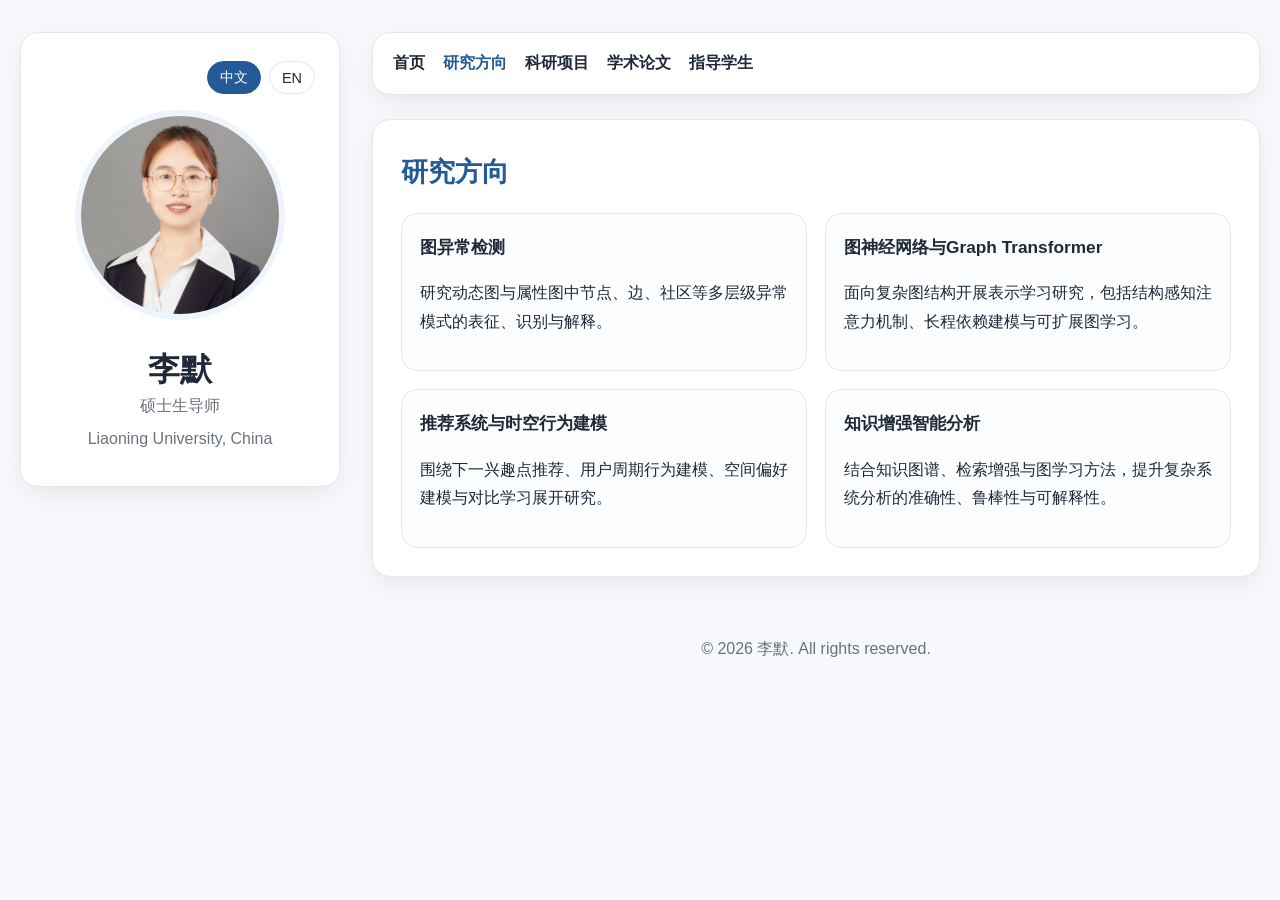
<file: research.html>
<!DOCTYPE html>
<html lang="zh-CN">
<head>
  <meta charset="UTF-8" />
  <meta name="viewport" content="width=device-width, initial-scale=1.0" />
  <title>李默 | 研究方向</title>
  <link rel="stylesheet" href="style.css" />
</head>
<body>
  <div class="page">
    <aside class="sidebar">
      <div class="profile-card">
        <div class="lang-switch">
          <button id="btn-zh" class="lang-btn active">中文</button>
          <button id="btn-en" class="lang-btn">EN</button>
        </div>
        <div class="avatar-wrap">
          <img src="photo.jpg" alt="Mo Li" class="avatar" onerror="this.src='https://via.placeholder.com/220x220.png?text=Photo';" />
        </div>
        <h1 class="name" data-zh="李默" data-en="Mo Li">李默</h1>
        <p class="title" data-zh="硕士生导师" data-en="Faculty Member, Liaoning University">硕士生导师</p>
        <p class="affiliation">Liaoning University, China</p>
      </div>
    </aside>

    <main class="main-content">
      <header class="topbar">
        <nav class="nav">
          <a href="index.html" data-zh="首页" data-en="Home">首页</a>
          <a href="research.html" class="active" data-zh="研究方向" data-en="Research">研究方向</a>
          <a href="projects.html" data-zh="科研项目" data-en="Projects">科研项目</a>
          <a href="publications.html" data-zh="学术论文" data-en="Publications">学术论文</a>
          <a href="students.html" data-zh="指导学生" data-en="Students">指导学生</a>
        </nav>
      </header>

      <section class="section">
        <h2 data-zh="研究方向" data-en="Research Interests">研究方向</h2>
        <div class="card-grid">
          <div class="card">
            <h3 data-zh="图异常检测" data-en="Graph Anomaly Detection">图异常检测</h3>
            <p data-zh="研究动态图与属性图中节点、边、社区等多层级异常模式的表征、识别与解释。" data-en="Studying representation, detection, and interpretation of node-, edge-, and community-level anomalies in dynamic and attributed graphs.">
              研究动态图与属性图中节点、边、社区等多层级异常模式的表征、识别与解释。
            </p>
          </div>
          <div class="card">
            <h3 data-zh="图神经网络与Graph Transformer" data-en="GNNs and Graph Transformers">图神经网络与Graph Transformer</h3>
            <p data-zh="面向复杂图结构开展表示学习研究，包括结构感知注意力机制、长程依赖建模与可扩展图学习。" data-en="Exploring structure-aware attention, long-range dependency modeling, and scalable graph learning for complex graph data.">
              面向复杂图结构开展表示学习研究，包括结构感知注意力机制、长程依赖建模与可扩展图学习。
            </p>
          </div>
          <div class="card">
            <h3 data-zh="推荐系统与时空行为建模" data-en="Recommendation and Spatiotemporal Modeling">推荐系统与时空行为建模</h3>
            <p data-zh="围绕下一兴趣点推荐、用户周期行为建模、空间偏好建模与对比学习展开研究。" data-en="Research on next POI recommendation, periodic user behavior modeling, spatial preference modeling, and contrastive learning.">
              围绕下一兴趣点推荐、用户周期行为建模、空间偏好建模与对比学习展开研究。
            </p>
          </div>
          <div class="card">
            <h3 data-zh="知识增强智能分析" data-en="Knowledge-Enhanced Intelligent Analytics">知识增强智能分析</h3>
            <p data-zh="结合知识图谱、检索增强与图学习方法，提升复杂系统分析的准确性、鲁棒性与可解释性。" data-en="Combining knowledge graphs, retrieval augmentation, and graph learning to improve accuracy, robustness, and interpretability in complex system analysis.">
              结合知识图谱、检索增强与图学习方法，提升复杂系统分析的准确性、鲁棒性与可解释性。
            </p>
          </div>
        </div>
      </section>

      <footer class="footer">
        <p data-zh="© 2026 李默. All rights reserved." data-en="© 2026 Mo Li. All rights reserved.">© 2026 李默. All rights reserved.</p>
      </footer>
    </main>
  </div>

  <script src="script.js"></script>
</body>
</html>
</file>
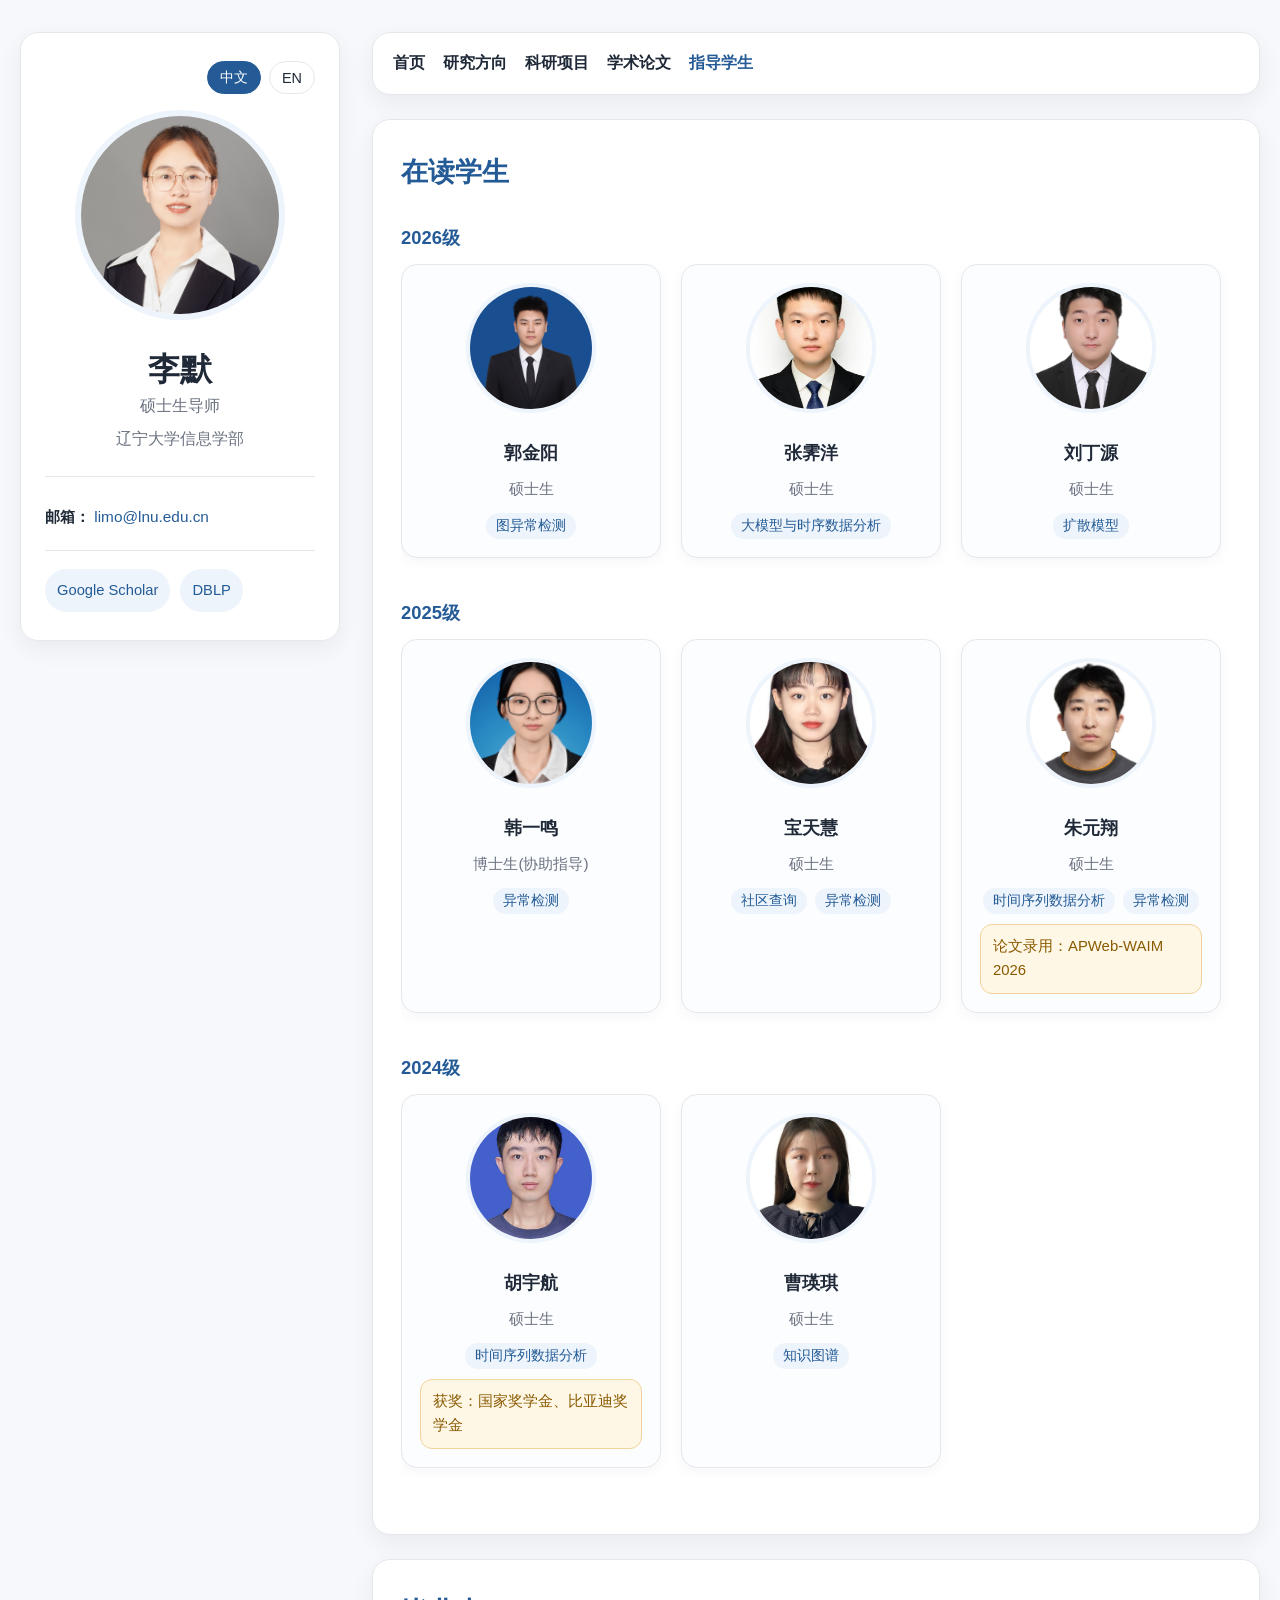
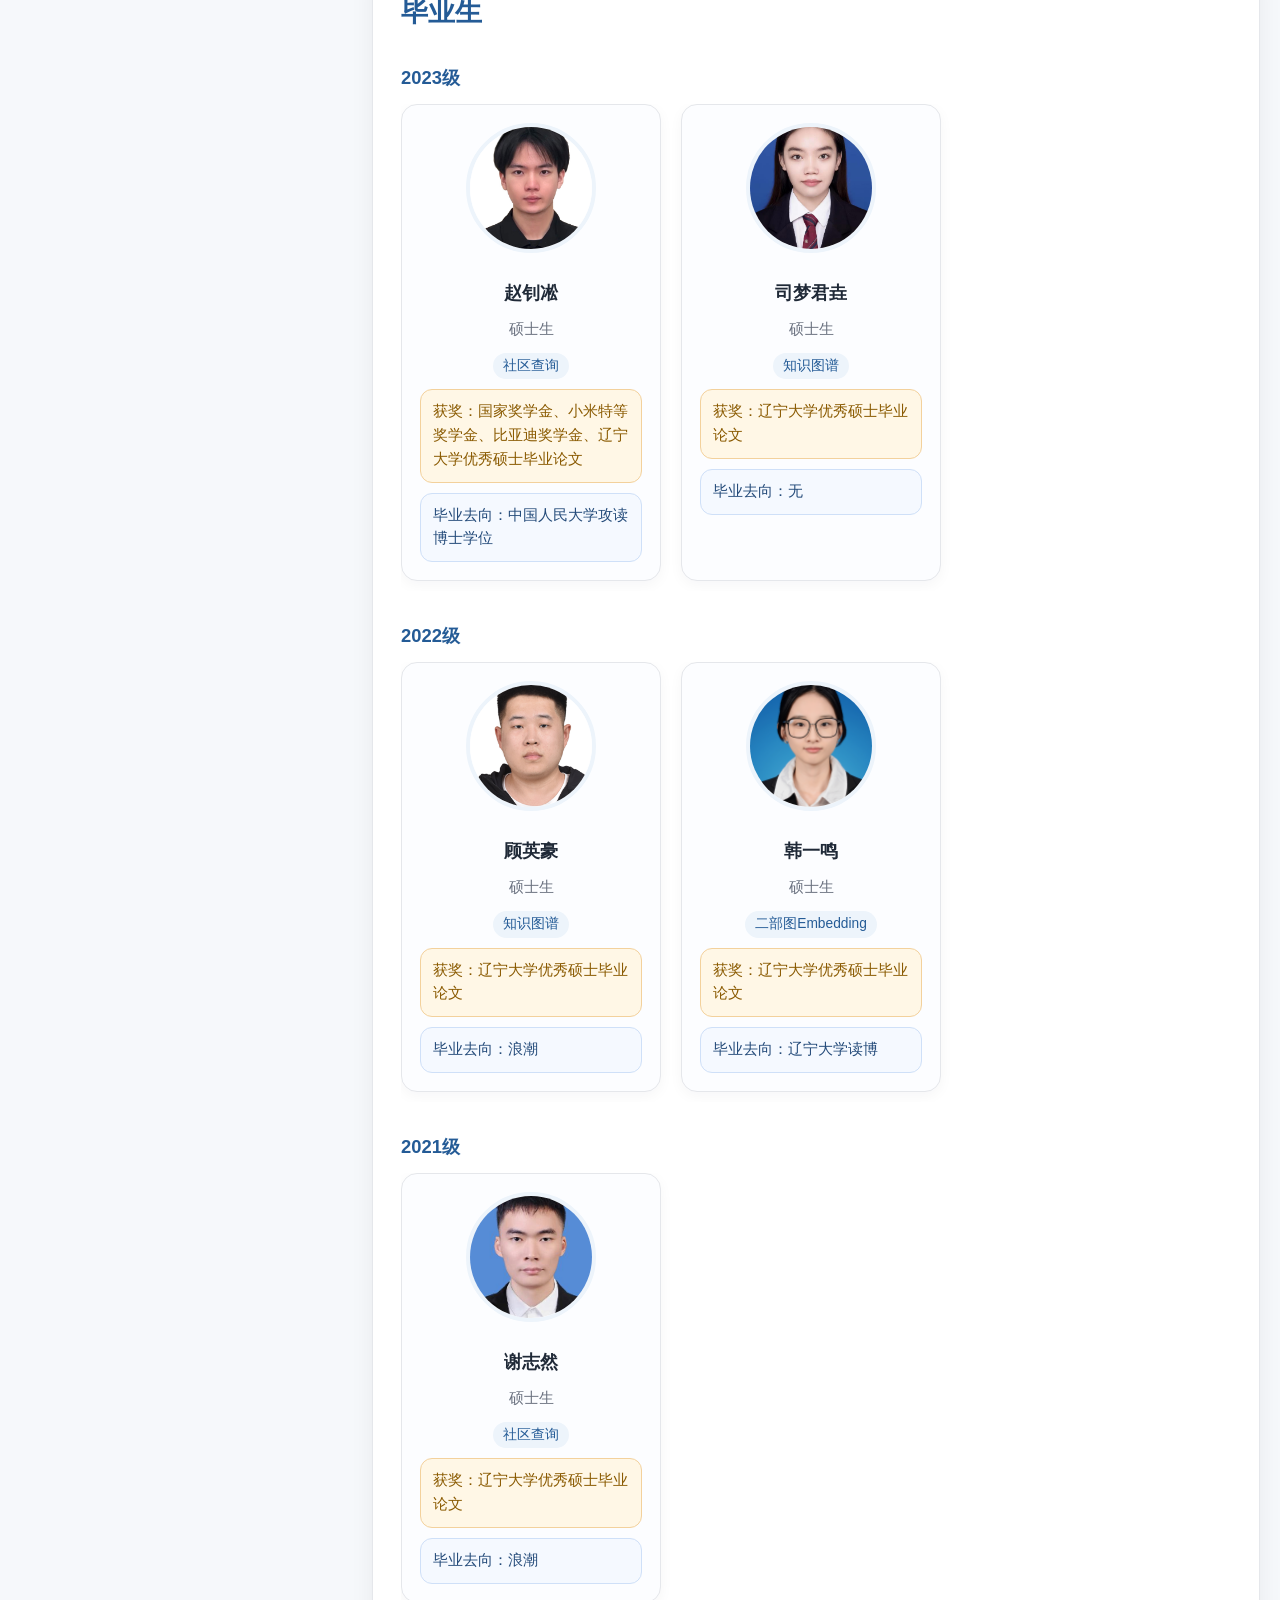
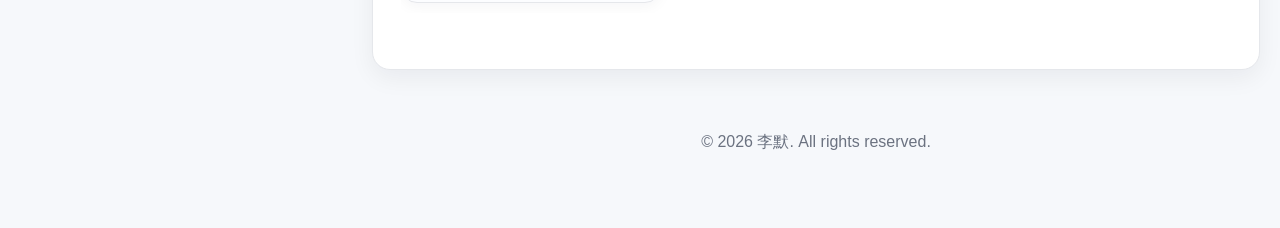
<file: students.html>
<!DOCTYPE html>
<html lang="zh-CN">
<head>
  <meta charset="UTF-8" />
  <meta name="viewport" content="width=device-width, initial-scale=1.0"/>
  <title>李默 | 指导学生</title>
  <meta name="description" content="李默指导学生" />
  <link rel="stylesheet" href="style.css"/>
  <style>
    .students-group-title {
      margin-top: 20px;
      margin-bottom: 12px;
      color: var(--accent);
      font-size: 1.08rem;
      font-weight: 700;
    }

    .students-row {
      display: flex;
      gap: 20px;
      overflow-x: auto;
      padding-bottom: 10px;
      margin-bottom: 28px;
      scroll-behavior: smooth;
    }

    .students-row::-webkit-scrollbar {
      height: 8px;
    }

    .students-row::-webkit-scrollbar-thumb {
      background: #cfd8e3;
      border-radius: 999px;
    }

    .students-row::-webkit-scrollbar-track {
      background: #eef3f8;
      border-radius: 999px;
    }

    .student-card {
      flex: 0 0 260px;
      border: 1px solid var(--line);
      border-radius: 16px;
      background: #fcfdff;
      padding: 18px;
      box-shadow: 0 4px 14px rgba(15, 23, 42, 0.04);
      transition: all 0.2s ease;
    }

    .student-card:hover {
      transform: translateY(-4px);
      box-shadow: 0 8px 24px rgba(0, 0, 0, 0.08);
    }

    .student-photo-wrap {
      text-align: center;
      margin-bottom: 14px;
    }

    .student-photo {
      width: 130px;
      height: 130px;
      aspect-ratio: 1 / 1;
      object-fit: cover;
      border-radius: 50%;
      border: 4px solid var(--accent-light);
      background: #fff;
    }

    .student-name {
      margin: 0 0 6px;
      text-align: center;
      font-size: 1.12rem;
      font-weight: 700;
      color: var(--text);
    }

    .student-meta {
      margin: 6px 0;
      color: var(--muted);
      font-size: 0.96rem;
      text-align: center;
    }

    .student-tags {
      display: flex;
      flex-wrap: wrap;
      gap: 8px;
      margin-top: 10px;
      justify-content: center;
    }

    .student-tag {
      display: inline-block;
      padding: 5px 10px;
      border-radius: 999px;
      background: var(--accent-light);
      color: var(--accent);
      font-size: 0.86rem;
      line-height: 1.2;
    }

    .student-award {
      margin-top: 10px;
      padding: 10px 12px;
      background: #fff7e6;
      border: 1px solid #f3d19c;
      border-radius: 12px;
      font-size: 0.93rem;
      color: #8a5a00;
      line-height: 1.6;
    }

    .student-destination {
      margin-top: 10px;
      padding: 10px 12px;
      background: #f5f9ff;
      border: 1px solid #cfe0f8;
      border-radius: 12px;
      font-size: 0.93rem;
      color: #244b7a;
      line-height: 1.6;
    }
  </style>
</head>

<body>
<div class="page">

  <aside class="sidebar">
    <div class="profile-card">
      <div class="lang-switch">
        <button id="btn-zh" class="lang-btn active">中文</button>
        <button id="btn-en" class="lang-btn">EN</button>
      </div>

      <div class="avatar-wrap">
        <img
          src="photo.jpg"
          class="avatar"
          alt="Mo Li"
          onerror="this.src='https://via.placeholder.com/220x220.png?text=Photo';"
        />
      </div>

      <h1 class="name" data-zh="李默" data-en="Mo Li">李默</h1>
      <p class="title" data-zh="硕士生导师" data-en="Master Supervisor">硕士生导师</p>
      <p
        class="affiliation"
        data-zh="辽宁大学信息学部"
        data-en="School of Information, Liaoning University"
      >
        辽宁大学信息学部
      </p>

      <div class="info-list">
        <p>
          <strong data-zh="邮箱：" data-en="Email:">邮箱：</strong>
          <a href="mailto:limo@lnu.edu.cn">limo@lnu.edu.cn</a>
        </p>
      </div>

      <div class="social-links">
        <a href="https://scholar.google.com.hk/citations?user=UEooAxEAAAAJ&hl=zh-CN" target="_blank" rel="noopener noreferrer">Google Scholar</a>
        <a href="https://dblp.org/pid/87/4982-4.html" target="_blank" rel="noopener noreferrer">DBLP</a>
      </div>
    </div>
  </aside>

  <main class="main-content">

    <header class="topbar">
      <nav class="nav">
        <a href="index.html" data-zh="首页" data-en="Home">首页</a>
        <a href="research.html" data-zh="研究方向" data-en="Research">研究方向</a>
        <a href="projects.html" data-zh="科研项目" data-en="Projects">科研项目</a>
        <a href="publications.html" data-zh="学术论文" data-en="Publications">学术论文</a>
        <a href="students.html" class="active" data-zh="指导学生" data-en="Students">指导学生</a>
      </nav>
    </header>

    <section class="section">
      <h2 data-zh="在读学生" data-en="Current Students">在读学生</h2>

      <h3 class="students-group-title" data-zh="2026级" data-en="Cohort 2026">2026级</h3>
        <div class="students-row">
        <div class="student-card">
          <div class="student-photo-wrap">
            <img src="StuPhoto/Guojinyang.jpg" alt="Guo Jinyang" class="student-photo"
             onerror="this.src='https://via.placeholder.com/130x130.png?text=Photo';" />
          </div>
            <p class="student-name" data-zh="郭金阳" data-en="Guo Jinyang">郭金阳</p>
            <p class="student-meta" data-zh="硕士生" data-en="Master's Student">硕士生</p>
            <div class="student-tags">
                <span class="student-tag" data-zh="图异常检测" data-en="Graph Anomaly Detection">图异常检测</span>
            </div>
        </div>

        <div class="student-card">
          <div class="student-photo-wrap">
            <img src="StuPhoto/Zhangjiyang.jpg" alt="Zhang Jiyang" class="student-photo"
               onerror="this.src='https://via.placeholder.com/130x130.png?text=Photo';" />
          </div>
            <p class="student-name" data-zh="张霁洋" data-en="Zhang Jiyang">张霁洋</p>
            <p class="student-meta" data-zh="硕士生" data-en="Master's Student">硕士生</p>
          <div class="student-tags">
              <span class="student-tag" data-zh="大模型与时序数据分析" data-en="Large Language Models for Time-Series Analysis">大模型与时序数据分析</span>
          </div>
        </div>

        <div class="student-card">
          <div class="student-photo-wrap">
          <img src="StuPhoto/Liudingyuan.jpg" alt="Liu Dingyuan" class="student-photo"
               onerror="this.src='https://via.placeholder.com/130x130.png?text=Photo';" />
          </div>
            <p class="student-name" data-zh="刘丁源" data-en="Liu Dingyuan">刘丁源</p>
            <p class="student-meta" data-zh="硕士生" data-en="Master's Student">硕士生</p>
          <div class="student-tags">
              <span class="student-tag" data-zh="扩散模型" data-en="Diffusion Models">扩散模型</span>
          </div>
        </div>
      </div>
      
      <h3 class="students-group-title" data-zh="2025级" data-en="Cohort 2025">2025级</h3>
      <div class="students-row">
        <div class="student-card">
          <div class="student-photo-wrap">
            <img src="StuPhoto/Hanyiming.jpg" alt="Han Yiming" class="student-photo"
                 onerror="this.src='https://via.placeholder.com/130x130.png?text=Photo';" />
          </div>
          <p class="student-name" data-zh="韩一鸣" data-en="Han Yiming">韩一鸣</p>
          <p class="student-meta" data-zh="博士生(协助指导)" data-en="Ph.D. Student">博士生(协助指导)</p>
          <div class="student-tags">
            <span class="student-tag" data-zh="异常检测" data-en="Anomaly Detection">异常检测</span>
          </div>
        </div>

        <div class="student-card">
          <div class="student-photo-wrap">
            <img src="StuPhoto/Baotianhui.jpg" alt="Bao Tianhui" class="student-photo"
                 onerror="this.src='https://via.placeholder.com/130x130.png?text=Photo';" />
          </div>
          <p class="student-name" data-zh="宝天慧" data-en="Bao Tianhui">宝天慧</p>
          <p class="student-meta" data-zh="硕士生" data-en="Master Student">硕士生</p>
          <div class="student-tags">
            <span class="student-tag" data-zh="社区查询" data-en="Community Search">社区查询</span>
            <span class="student-tag" data-zh="异常检测" data-en="Anomaly Detection">异常检测</span>
          </div>
        </div>

        <div class="student-card">
          <div class="student-photo-wrap">
            <img src="StuPhoto/Zhuyuanxiang.jpg" alt="Zhu Yuanxiang" class="student-photo"
                 onerror="this.src='https://via.placeholder.com/130x130.png?text=Photo';" />
          </div>
          <p class="student-name" data-zh="朱元翔" data-en="Zhu Yuanxiang">朱元翔</p>
          <p class="student-meta" data-zh="硕士生" data-en="Master Student">硕士生</p>
          <div class="student-tags">
            <span class="student-tag" data-zh="时间序列数据分析" data-en="Time Series Data Analytics">时间序列数据分析</span>
            <span class="student-tag" data-zh="异常检测" data-en="Anomaly Detection">异常检测</span>
          </div>
          <div class="student-award"
               data-zh="论文录用：APWeb-WAIM 2026"
               data-en="Paper accepted at APWeb-WAIM 2026">
              论文录用：APWeb-WAIM 2026
          </div>
        </div>
      </div>

      <h3 class="students-group-title" data-zh="2024级" data-en="Cohort 2024">2024级</h3>
      <div class="students-row">
        <div class="student-card">
          <div class="student-photo-wrap">
            <img src="StuPhoto/Huyuhang.jpg" alt="Hu Yuhang" class="student-photo"
                 onerror="this.src='https://via.placeholder.com/130x130.png?text=Photo';" />
          </div>
          <p class="student-name" data-zh="胡宇航" data-en="Hu Yuhang">胡宇航</p>
          <p class="student-meta" data-zh="硕士生" data-en="Master Student">硕士生</p>
          <div class="student-tags">
            <span class="student-tag" data-zh="时间序列数据分析" data-en="Time Series Data Analytics">时间序列数据分析</span>
          </div>
          <div class="student-award"
               data-zh="获奖：国家奖学金、比亚迪奖学金"
               data-en="Award: BYD Scholarship">
            获奖：国家奖学金、比亚迪奖学金
          </div>
        </div>

        <div class="student-card">
          <div class="student-photo-wrap">
            <img src="StuPhoto/Caoyingqi.jpg" alt="Cao Yingqi" class="student-photo"
                 onerror="this.src='https://via.placeholder.com/130x130.png?text=Photo';" />
          </div>
          <p class="student-name" data-zh="曹瑛琪" data-en="Cao Yingqi">曹瑛琪</p>
          <p class="student-meta" data-zh="硕士生" data-en="Master Student">硕士生</p>
          <div class="student-tags">
            <span class="student-tag" data-zh="知识图谱" data-en="Knowledge Graphs">知识图谱</span>
          </div>
        </div>
      </div>

      
    </section>

    <section class="section">
      <h2 data-zh="毕业生" data-en="Alumni">毕业生</h2>
    <h3 class="students-group-title" data-zh="2023级" data-en="Cohort 2023">2023级</h3>
      <div class="students-row">
        <div class="student-card">
          <div class="student-photo-wrap">
            <img src="StuPhoto/Zhaozhaosong.jpg" alt="Zhao Zhaosong" class="student-photo"
                 onerror="this.src='https://via.placeholder.com/130x130.png?text=Photo';" />
          </div>
          <p class="student-name" data-zh="赵钊凇" data-en="Zhao Zhaosong">赵钊凇</p>
          <p class="student-meta" data-zh="硕士生" data-en="Master Student">硕士生</p>
          <div class="student-tags">
            <span class="student-tag" data-zh="社区查询" data-en="Community Search">社区查询</span>
          </div>
          <div class="student-award"
               data-zh="获奖：国家奖学金、小米特等奖学金、比亚迪奖学金、辽宁大学优秀硕士毕业论文"
               data-en="Awards: National Scholarship, Xiaomi Special Scholarship, BYD Scholarship, Outstanding Master's Thesis of Liaoning University">
            获奖：国家奖学金、小米特等奖学金、比亚迪奖学金、辽宁大学优秀硕士毕业论文
          </div>
          <div class="student-destination"
               data-zh="毕业去向：中国人民大学攻读博士学位"
               data-en="Destination: Pursuing Ph.D. at Renmin University of China">
            毕业去向：中国人民大学攻读博士学位
          </div>
        </div>

        <div class="student-card">
          <div class="student-photo-wrap">
            <img src="StuPhoto/Simengjunyao.jpg" alt="Si Mengjunyao" class="student-photo"
                 onerror="this.src='https://via.placeholder.com/130x130.png?text=Photo';" />
          </div>
          <p class="student-name" data-zh="司梦君垚" data-en="Si Mengjunyao">司梦君垚</p>
          <p class="student-meta" data-zh="硕士生" data-en="Master Student">硕士生</p>
          <div class="student-tags">
            <span class="student-tag" data-zh="知识图谱" data-en="Knowledge Graphs">知识图谱</span>
          </div>
          <div class="student-award"
               data-zh="获奖：辽宁大学优秀硕士毕业论文"
               data-en="Awards: Outstanding Master's Thesis of Liaoning University">
            获奖：辽宁大学优秀硕士毕业论文
          </div>
          <div class="student-destination"
               data-zh="毕业去向：无"
               data-en="Destination: Inspur">
            
          </div>
        </div>
      </div>
      
      <h3 class="students-group-title" data-zh="2022级" data-en="Cohort 2022">2022级</h3>
      <div class="students-row">
        <div class="student-card">
          <div class="student-photo-wrap">
            <img src="StuPhoto/Guyinghao.jpg" alt="Gu Yinghao" class="student-photo"
                 onerror="this.src='https://via.placeholder.com/130x130.png?text=Photo';" />
          </div>
          <p class="student-name" data-zh="顾英豪" data-en="Gu Yinghao">顾英豪</p>
          <p class="student-meta" data-zh="硕士生" data-en="Master Student">硕士生</p>
          <div class="student-tags">
            <span class="student-tag" data-zh="知识图谱" data-en="Knowledge Graphs">知识图谱</span>
          </div>
          <div class="student-award"
               data-zh="获奖：辽宁大学优秀硕士毕业论文"
               data-en="Award: Outstanding Master's Thesis of Liaoning University">
            获奖：辽宁大学优秀硕士毕业论文
          </div>
          <div class="student-destination"
               data-zh="毕业去向：浪潮"
               data-en="Destination: Inspur">
            毕业去向：浪潮
          </div>
        </div>

        <div class="student-card">
          <div class="student-photo-wrap">
            <img src="StuPhoto/Hanyiming.jpg" alt="Han Yiming" class="student-photo"
                 onerror="this.src='https://via.placeholder.com/130x130.png?text=Photo';" />
          </div>
          <p class="student-name" data-zh="韩一鸣" data-en="Han Yiming">韩一鸣</p>
          <p class="student-meta" data-zh="硕士生" data-en="Master Student">硕士生</p>
          <div class="student-tags">
            <span class="student-tag" data-zh="二部图Embedding" data-en="Bipartite Graph Embedding">二部图Embedding</span>
          </div>
          <div class="student-award"
               data-zh="获奖：辽宁大学优秀硕士毕业论文"
               data-en="Award: Outstanding Master's Thesis of Liaoning University">
            获奖：辽宁大学优秀硕士毕业论文
          </div>
          <div class="student-destination"
               data-zh="毕业去向：辽宁大学读博"
               data-en="Destination: Ph.D. at Liaoning University">
            毕业去向：辽宁大学读博
          </div>
        </div>
      </div>

      <h3 class="students-group-title" data-zh="2021级" data-en="Cohort 2021">2021级</h3>
      <div class="students-row">
        <div class="student-card">
          <div class="student-photo-wrap">
            <img src="StuPhoto/Xiezhiran.jpg" alt="Xie Zhiran" class="student-photo"
                 onerror="this.src='https://via.placeholder.com/130x130.png?text=Photo';" />
          </div>
          <p class="student-name" data-zh="谢志然" data-en="Xie Zhiran">谢志然</p>
          <p class="student-meta" data-zh="硕士生" data-en="Master Student">硕士生</p>
          <div class="student-tags">
            <span class="student-tag" data-zh="社区查询" data-en="Community Search">社区查询</span>
          </div>
          <div class="student-award"
               data-zh="获奖：辽宁大学优秀硕士毕业论文"
               data-en="Award: Outstanding Master's Thesis of Liaoning University">
            获奖：辽宁大学优秀硕士毕业论文
          </div>
          <div class="student-destination"
               data-zh="毕业去向：浪潮"
               data-en="Destination: Inspur">
            毕业去向：浪潮
          </div>
        </div>
      </div>
    </section>

    <footer class="footer">
      <p data-zh="© 2026 李默. All rights reserved." data-en="© 2026 Mo Li. All rights reserved.">
        © 2026 李默. All rights reserved.
      </p>
    </footer>

  </main>
</div>

<script src="script.js"></script>
</body>
</html>
</file>
<file: style.css>
:root {
  --bg: #f6f8fb;
  --panel: #ffffff;
  --text: #1f2937;
  --muted: #6b7280;
  --line: #e5e7eb;
  --accent: #245b96;
  --accent-light: #edf4fb;
  --shadow: 0 8px 24px rgba(15, 23, 42, 0.06);
  --radius: 18px;
  --max-width: 1320px;
  --sidebar-width: 320px;
}

* {
  box-sizing: border-box;
}

html {
  scroll-behavior: smooth;
}

body {
  margin: 0;
  font-family: "Segoe UI", "PingFang SC", "Microsoft YaHei", Arial, sans-serif;
  background: var(--bg);
  color: var(--text);
  line-height: 1.8;
}

a {
  color: var(--accent);
  text-decoration: none;
}

a:hover {
  text-decoration: underline;
}

.page {
  max-width: var(--max-width);
  margin: 0 auto;
  display: grid;
  grid-template-columns: var(--sidebar-width) 1fr;
  gap: 32px;
  padding: 32px 20px 48px;
}

.sidebar {
  position: sticky;
  top: 24px;
  align-self: start;
}

.profile-card {
  background: var(--panel);
  border-radius: var(--radius);
  box-shadow: var(--shadow);
  padding: 28px 24px;
  border: 1px solid var(--line);
}

.lang-switch {
  display: flex;
  justify-content: flex-end;
  gap: 8px;
  margin-bottom: 16px;
}

.lang-btn {
  border: 1px solid var(--line);
  background: #fff;
  color: var(--text);
  padding: 6px 12px;
  border-radius: 999px;
  cursor: pointer;
  font-size: 0.9rem;
}

.lang-btn.active {
  background: var(--accent);
  color: #fff;
  border-color: var(--accent);
}

.avatar-wrap {
  text-align: center;
  margin-bottom: 20px;
}

.avatar {
  width: 210px;
  height: 210px;
  border-radius: 50%;
  object-fit: cover;
  border: 6px solid var(--accent-light);
}

.name {
  margin: 8px 0 4px;
  font-size: 2rem;
  line-height: 1.2;
  text-align: center;
}

.title,
.affiliation {
  margin: 4px 0;
  text-align: center;
  color: var(--muted);
}

.info-list {
  margin-top: 22px;
  padding-top: 18px;
  border-top: 1px solid var(--line);
  font-size: 0.96rem;
}

.info-list p {
  margin: 8px 0;
}

.social-links {
  margin-top: 20px;
  padding-top: 18px;
  border-top: 1px solid var(--line);
  display: flex;
  flex-wrap: wrap;
  gap: 10px;
}

.social-links a {
  display: inline-block;
  padding: 8px 12px;
  background: var(--accent-light);
  border-radius: 999px;
  font-size: 0.92rem;
}

.main-content {
  min-width: 0;
}

.topbar {
  background: var(--panel);
  border: 1px solid var(--line);
  border-radius: var(--radius);
  box-shadow: var(--shadow);
  padding: 16px 20px;
  position: sticky;
  top: 16px;
  z-index: 10;
  margin-bottom: 24px;
}

.nav {
  display: flex;
  flex-wrap: wrap;
  gap: 18px;
}

.nav a {
  font-weight: 600;
  color: var(--text);
}

.nav a.active {
  color: var(--accent);
}

.section {
  background: var(--panel);
  border: 1px solid var(--line);
  border-radius: var(--radius);
  box-shadow: var(--shadow);
  padding: 28px 28px;
  margin-bottom: 24px;
}

.section h2 {
  margin-top: 0;
  margin-bottom: 16px;
  font-size: 1.7rem;
  color: var(--accent);
}

.section h3 {
  margin-top: 24px;
  margin-bottom: 10px;
  font-size: 1.15rem;
}

.card-grid {
  display: grid;
  grid-template-columns: repeat(2, minmax(0, 1fr));
  gap: 18px;
}

.card {
  border: 1px solid var(--line);
  border-radius: 16px;
  padding: 18px;
  background: #fcfdff;
}

.card h3 {
  margin-top: 0;
  margin-bottom: 10px;
  font-size: 1.08rem;
}

.timeline,
.plain-list {
  margin: 0;
  padding-left: 20px;
}

.timeline li,
.plain-list li {
  margin-bottom: 10px;
}

.date {
  display: inline-block;
  min-width: 75px;
  font-weight: 700;
  color: var(--accent);
}

.pub-item {
  padding: 16px 0;
  border-bottom: 1px solid var(--line);
}

.pub-item:last-of-type {
  border-bottom: none;
}

.pub-title {
  margin: 0 0 6px;
  font-weight: 700;
  font-size: 1.06rem;
}

.pub-authors,
.pub-venue,
.pub-links {
  margin: 4px 0;
  color: var(--muted);
}

.pub-links a {
  margin-right: 14px;
}

.footer {
  text-align: center;
  color: var(--muted);
  padding: 18px 0 8px;
}

@media (max-width: 1000px) {
  .page {
    grid-template-columns: 1fr;
  }

  .sidebar {
    position: static;
  }

  .avatar {
    width: 170px;
    height: 170px;
  }
}

@media (max-width: 680px) {
  .page {
    padding: 16px 12px 32px;
    gap: 18px;
  }

  .profile-card,
  .topbar,
  .section {
    padding: 20px 16px;
  }

  .card-grid {
    grid-template-columns: 1fr;
  }

  .name {
    font-size: 1.7rem;
  }

  .section h2 {
    font-size: 1.4rem;
  }

  .nav {
    gap: 12px;
  }

  .year-block {
  border: 1px solid var(--line);
  border-radius: 14px;
  background: #fcfdff;
  margin-bottom: 16px;
  overflow: hidden;
}

.year-block summary {
  list-style: none;
  cursor: pointer;
  padding: 14px 18px;
  font-weight: 700;
  color: var(--accent);
  background: var(--accent-light);
  user-select: none;
}

.year-block summary::-webkit-details-marker {
  display: none;
}

.year-block summary::after {
  content: "＋";
  float: right;
  font-weight: 700;
}

.year-block[open] summary::after {
  content: "－";
}

.year-block .pub-item {
  padding-left: 18px;
  padding-right: 18px;
}

.year-block .pub-item:first-of-type {
  padding-top: 16px;
}
  .pub-citation {
  margin: 0;
  line-height: 1.9;
  font-size: 1rem;
  word-break: break-word;
}
}
</file>
